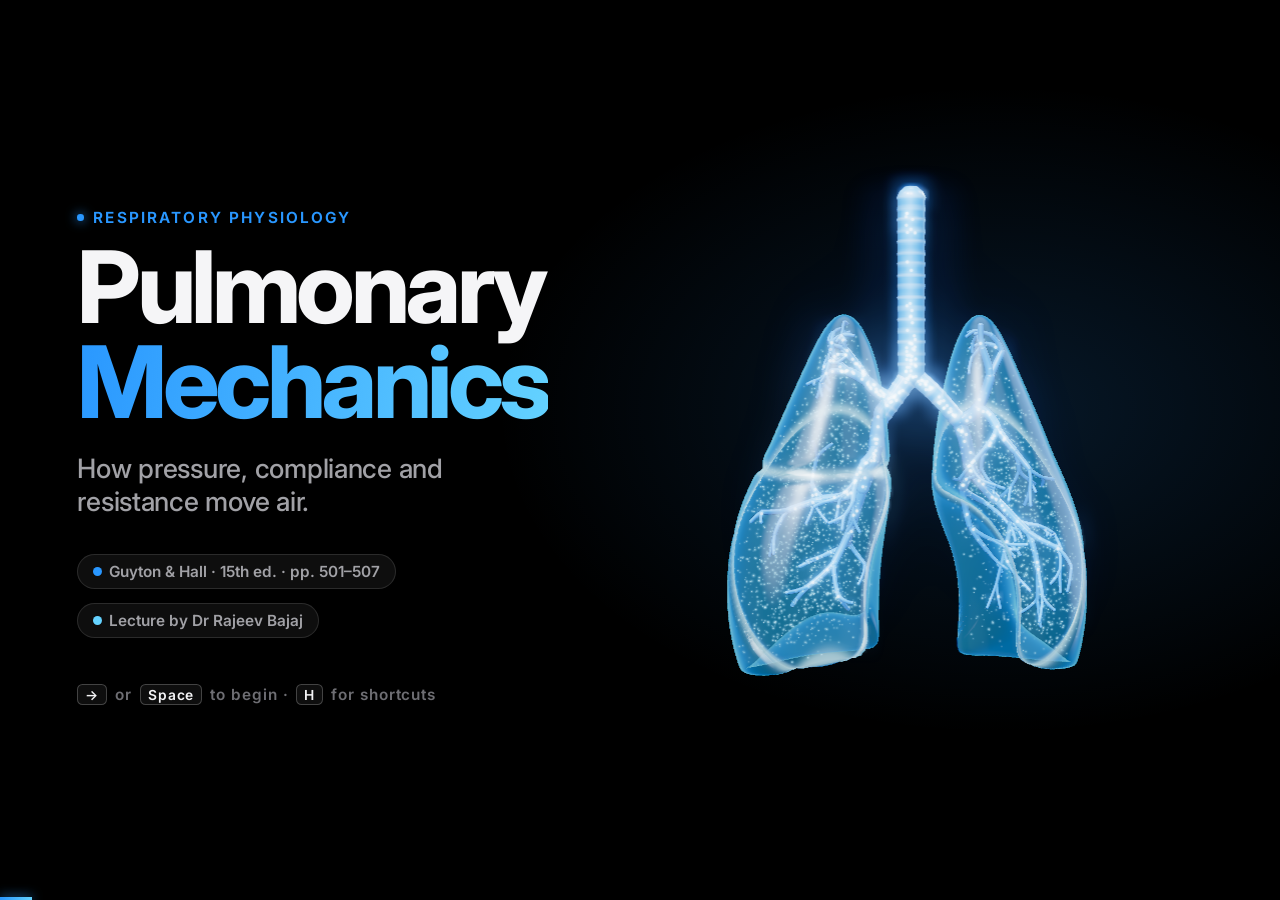
<file: index.html>
<!doctype html>
<html lang="en" data-theme="dark">
<head>
<meta charset="utf-8">
<meta name="viewport" content="width=device-width, initial-scale=1">
<title>Pulmonary Mechanics</title>
<meta name="description" content="An interactive, 3D lecture on pulmonary mechanics — pressures, compliance, surfactant, lung volumes, airway resistance and spirometry (Guyton & Hall, 15th ed., pp. 501–507).">
<link rel="icon" href="data:image/svg+xml,%3Csvg xmlns='http://www.w3.org/2000/svg' viewBox='0 0 64 64'%3E%3Crect width='64' height='64' rx='14' fill='%23000'/%3E%3Cpath d='M32 10v18M32 28c-4 4-10 4-13 12-3 9 0 15 6 15 5 0 7-6 7-12M32 28c4 4 10 4 13 12 3 9 0 15-6 15-5 0-7-6-7-12' fill='none' stroke='%232997ff' stroke-width='4' stroke-linecap='round'/%3E%3C/svg%3E">
<link rel="preconnect" href="https://fonts.googleapis.com">
<link rel="preconnect" href="https://fonts.gstatic.com" crossorigin>
<link href="https://fonts.googleapis.com/css2?family=Inter:wght@300..800&display=swap" rel="stylesheet">
<link rel="stylesheet" href="css/deck.css">
<link rel="stylesheet" href="css/slides.css">
<script type="importmap">
{ "imports": { "three": "./vendor/three/three.module.js", "three/addons/": "./vendor/three/addons/" } }
</script>
<script src="vendor/d3.min.js"></script>
<script src="vendor/qrcode.js"></script>
</head>
<body>
<div id="viewport"><div id="stage">

<!-- 1 ─────────────── TITLE -->
<section class="slide s-title" data-id="title" data-title="Pulmonary Mechanics" data-section="Introduction" data-src="1" style="--glow:var(--blue);--gx:70%;--gy:46%">
  <div class="split wide-left">
    <div class="rise">
      <div class="eyebrow"><span class="dot"></span>Respiratory Physiology</div>
      <h1 class="hero-title">Pulmonary<br><span class="grad">Mechanics</span></h1>
      <p class="subtitle">How pressure, compliance and resistance move air.</p>
      <div class="row title-meta">
        <span class="chip"><i style="--c:var(--blue)"></i>Guyton &amp; Hall · 15th ed. · pp. 501–507</span>
        <span class="chip"><i style="--c:var(--cyan)"></i>Lecture by Dr Rajeev Bajaj</span>
      </div>
      <div class="kbd-hint start-hint"><kbd>→</kbd> or <kbd>Space</kbd> to begin · <kbd>H</kbd> for shortcuts</div>
    </div>
    <div class="visual"><div class="mount" id="hero-mount"></div></div>
  </div>
</section>

<!-- 2 ─────────────── OBJECTIVES -->
<section class="slide s-objectives" data-id="objectives" data-title="Learning objectives" data-section="Introduction" data-src="2,3" style="--glow:var(--cyan);--gx:50%;--gy:60%">
  <div class="stack">
    <div class="rise">
      <div class="eyebrow"><span class="dot"></span>Learning objectives</div>
      <h2 class="title">Six ideas. One breath.</h2>
    </div>
    <div class="obj-grid rise grow">
      <div class="obj card hoverable" data-pop="lo-press" style="--c:var(--pink)"><div class="obj-ico"><svg viewBox="0 0 48 48"><path d="M6 30c6 0 6-12 12-12s6 12 12 12 6-12 12-12"/></svg></div><div class="obj-t">Pressures &amp; the breathing cycle</div><div class="obj-n">Objectives 6 · 7</div></div>
      <div class="obj card hoverable" data-pop="lo-comp" style="--c:var(--purple)"><div class="obj-ico"><svg viewBox="0 0 48 48"><path d="M8 40C16 40 18 8 40 8"/><path d="M8 40h32M8 40V8"/></svg></div><div class="obj-t">Compliance &amp; elastic recoil</div><div class="obj-n">Objectives 8 – 11</div></div>
      <div class="obj card hoverable" data-pop="lo-surf" style="--c:var(--cyan)"><div class="obj-ico"><svg viewBox="0 0 48 48"><circle cx="16" cy="26" r="8"/><circle cx="32" cy="22" r="12"/></svg></div><div class="obj-t">Surface tension &amp; surfactant</div><div class="obj-n">Objectives 12 · 13</div></div>
      <div class="obj card hoverable" data-pop="lo-vol" style="--c:var(--blue)"><div class="obj-ico"><svg viewBox="0 0 48 48"><path d="M4 30q4-6 8 0t8 0 8-18 8 0 8 0"/></svg></div><div class="obj-t">Lung volumes &amp; spirometry</div><div class="obj-n">Objectives 1 – 4</div></div>
      <div class="obj card hoverable" data-pop="lo-res" style="--c:var(--orange)"><div class="obj-ico"><svg viewBox="0 0 48 48"><path d="M4 16h14c6 0 6 8 12 8h14M4 32h14c6 0 6-8 12-8"/></svg></div><div class="obj-t">Airway resistance &amp; work</div><div class="obj-n">Objectives 5 · 14 · 15</div></div>
      <div class="obj card hoverable" data-pop="lo-dis" style="--c:var(--green)"><div class="obj-ico"><svg viewBox="0 0 48 48"><path d="M6 40V20M18 40V10M30 40V26M42 40V16"/></svg></div><div class="obj-t">Obstructive vs restrictive</div><div class="obj-n">Objective 16</div></div>
    </div>
  </div>
</section>

<!-- 3 ─────────────── BOTTOM LINE -->
<section class="slide s-bottom" data-id="bottom-line" data-title="The bottom line" data-section="Introduction" data-src="4" style="--glow:var(--blue);--gx:50%;--gy:62%">
  <div class="stack">
    <div class="rise">
      <div class="eyebrow"><span class="dot"></span>The bottom line</div>
      <h2 class="title">Three questions explain every breath.</h2>
    </div>
    <div class="bl-grid grow">
      <div class="bl card" data-step="1" style="--c:var(--blue)">
        <div class="bl-n">1</div>
        <div class="bl-q">What produces airflow?</div>
        <div class="bl-viz"><svg viewBox="0 0 400 200" class="bl-svg" id="bl1"></svg></div>
        <div class="bl-a">A pressure difference</div>
        <div class="bl-s">P<sub>A</sub> ≠ P<sub>atm</sub></div>
      </div>
      <div class="bl card" data-step="2" style="--c:var(--green)">
        <div class="bl-n">2</div>
        <div class="bl-q">What changes alveolar pressure?</div>
        <div class="bl-viz"><svg viewBox="0 0 400 200" class="bl-svg" id="bl2"></svg></div>
        <div class="bl-a">Lung volume</div>
        <div class="bl-s">Muscles → chest shape → volume</div>
      </div>
      <div class="bl card" data-step="3" style="--c:var(--orange)">
        <div class="bl-n">3</div>
        <div class="bl-q">How fast?</div>
        <div class="bl-viz"><svg viewBox="0 0 400 200" class="bl-svg" id="bl3"></svg></div>
        <div class="bl-a">Flow = ΔP ÷ R</div>
        <div class="bl-s">Pressure gradient vs resistance</div>
      </div>
    </div>
  </div>
</section>

<!-- 4 ─────────────── PRESSURES -->
<section class="slide s-pressures" data-id="pressures" data-title="Four pressures" data-section="Pressures" data-src="5" style="--accent:var(--pink);--glow:var(--blue);--gx:66%;--gy:50%">
  <div class="split narrow-left">
    <div class="rise">
      <div class="eyebrow"><span class="dot"></span>Pressures</div>
      <h2 class="title">Four pressures</h2>
      <ul class="plist mt-m">
        <li data-k="pao" data-pop="p-pao" style="--c:var(--blue)"><i></i><b>P<sub>ao</sub></b><span>Airway opening</span></li>
        <li data-k="ppl" data-pop="p-ppl" style="--c:var(--green)"><i></i><b>P<sub>pl</sub></b><span>Pleural space</span></li>
        <li data-k="pa" data-pop="p-pa" style="--c:var(--pink)"><i></i><b>P<sub>A</sub></b><span>Alveoli</span></li>
        <li data-k="pbs" data-pop="p-pbs" style="--c:var(--purple)"><i></i><b>P<sub>bs</sub></b><span>Body surface</span></li>
      </ul>
    </div>
    <div class="visual"><div class="mount thorax-slot"></div><div class="pin-layer"></div></div>
  </div>
</section>

<!-- 5 ─────────────── AIR MOVEMENT -->
<section class="slide s-airmove" data-id="air-movement" data-title="Air moves down a pressure gradient" data-section="Pressures" data-src="6" style="--accent:var(--blue);--glow:var(--blue);--gx:66%;--gy:50%">
  <div class="split narrow-left">
    <div class="rise">
      <div class="eyebrow"><span class="dot"></span>Air movement</div>
      <h2 class="title sm">Air flows from high to low pressure</h2>
      <div class="rules mt-m">
        <button class="rule" data-r="0" style="--c:var(--red)"><span class="r-eq">P<sub>A</sub> = P<sub>ao</sub></span><span class="r-res">No flow</span></button>
        <button class="rule" data-r="1" style="--c:var(--blue)"><span class="r-eq">P<sub>A</sub> &lt; P<sub>ao</sub></span><span class="r-res">Air in</span><span class="r-sub">Chest expands → P<sub>A</sub> falls</span></button>
        <button class="rule" data-r="2" style="--c:var(--green)"><span class="r-eq">P<sub>A</sub> &gt; P<sub>ao</sub></span><span class="r-res">Air out</span><span class="r-sub">Chest recoils → P<sub>A</sub> rises</span></button>
      </div>
    </div>
    <div class="visual">
      <div class="mount thorax-slot"></div>
      <div class="am-gauge">
        <div class="readout"><div class="k">Alveolar pressure (P<sub>A</sub>)</div><div class="v"><span id="am-pa">0.0</span><small>mm Hg</small></div></div>
        <div class="am-bar"><div class="am-zero"></div><div class="am-fill" id="am-fill"></div></div>
        <div class="am-ends"><span>−1</span><span>0 = P<sub>ao</sub></span><span>+1</span></div>
      </div>
    </div>
  </div>
</section>

<!-- 6 ─────────────── BREATHING CYCLE -->
<section class="slide s-cycle" data-id="breathing-cycle" data-title="One quiet breath" data-section="Pressures" data-src="7,8" style="--accent:var(--cyan);--glow:var(--cyan);--gx:64%;--gy:50%">
  <div class="split narrow-left">
    <div class="rise">
      <div class="eyebrow"><span class="dot"></span>Breathing cycle</div>
      <h2 class="title sm">One quiet breath, 4 seconds</h2>
      <div class="seg mt-m" id="cy-seg">
        <button data-t="0">0 s</button><button data-t="1">1 s</button><button data-t="2">2 s</button><button data-t="3">3 s</button><button data-t="play" class="on">▶ Live</button>
      </div>
      <div class="cy-phase mt-m" id="cy-phase">Resting</div>
      <div class="cy-vals">
        <div class="cy-val" style="--c:var(--pink)"><span>P<sub>A</sub></span><b id="cy-pa">0</b><em>mm Hg</em></div>
        <div class="cy-val" style="--c:var(--green)"><span>P<sub>pl</sub></span><b id="cy-ppl">−2.5</b><em>cm H₂O</em></div>
        <div class="cy-val" style="--c:var(--cyan)"><span>Volume</span><b id="cy-v">FRC</b><em id="cy-vt">V<sub>T</sub> = 0</em></div>
      </div>
      <button class="note-chip" data-pop="note-cycle">ⓘ Values as on lecture slides</button>
    </div>
    <div class="visual"><div class="mount" id="cy-chart"></div></div>
  </div>
</section>

<!-- 7 ─────────────── TRANSMURAL -->
<section class="slide s-trans" data-id="transmural" data-title="Pressure across the airway wall" data-section="Pressures" data-src="8" style="--accent:var(--green);--glow:var(--green);--gx:66%;--gy:50%">
  <div class="split narrow-left">
    <div class="rise">
      <div class="eyebrow"><span class="dot"></span>Transmural pressure</div>
      <h2 class="title sm">What keeps airways open?</h2>
      <div class="formula mt-m" data-pop="transmural">P<sub>TM</sub> = P<sub>airway</sub> − P<sub>pl</sub></div>
      <ul class="points tight">
        <li style="--bar:var(--green)">Positive → airway <b>held open</b></li>
        <li style="--bar:var(--red)">Forced expiration → negative → <b>compressed</b></li>
      </ul>
    </div>
    <div class="visual">
      <div class="seg tm-seg" id="tm-seg">
        <button data-i="0" class="on">A · Pre-inspiration</button><button data-i="1">B · Inspiration</button><button data-i="2">C · End-inspiration</button><button data-i="3">D · Forced expiration</button>
      </div>
      <div class="mount" id="tm-mount"></div>
    </div>
  </div>
</section>

<!-- 8 ─────────────── FOUR FACTORS -->
<section class="slide s-factors" data-id="four-factors" data-title="What influences ventilation?" data-section="Ventilation" data-src="9" style="--glow:var(--purple);--gx:50%;--gy:62%">
  <div class="stack">
    <div class="rise">
      <div class="eyebrow" style="--accent:var(--purple)"><span class="dot"></span>Ventilation</div>
      <h2 class="title">What influences air movement?</h2>
    </div>
    <div class="f-grid rise grow">
      <div class="f card hoverable" data-pop="f-size" style="--c:var(--blue)"><div class="f-n">1</div><div class="f-viz" data-anim="size"></div><div class="f-t">Size</div><div class="f-s">Lung volume</div></div>
      <div class="f card hoverable" data-pop="f-comp" style="--c:var(--green)"><div class="f-n">2</div><div class="f-viz" data-anim="comp"></div><div class="f-t">Compliance</div><div class="f-s">Ease of expanding</div></div>
      <div class="f card hoverable" data-pop="f-elast" style="--c:var(--purple)"><div class="f-n">3</div><div class="f-viz" data-anim="elast"></div><div class="f-t">Elastance</div><div class="f-s">Recoil to rest</div></div>
      <div class="f card hoverable" data-pop="f-res" style="--c:var(--orange)"><div class="f-n">4</div><div class="f-viz" data-anim="res"></div><div class="f-t">Resistance</div><div class="f-s">Ease of airflow</div></div>
    </div>
  </div>
</section>

<!-- 9 ─────────────── SIZE / BOYLE -->
<section class="slide s-boyle" data-id="size-boyle" data-title="Size: Boyle's law" data-section="Ventilation" data-src="10" style="--accent:var(--blue);--glow:var(--blue);--gx:68%;--gy:50%">
  <div class="split">
    <div class="rise">
      <div class="eyebrow"><span class="dot"></span>1 · Size</div>
      <h2 class="title sm">Volume sets pressure</h2>
      <ul class="points tight">
        <li>Lung volume: <b>sex, race, height</b></li>
        <li>Boyle: <b>P₁V₁ = P₂V₂</b> <span class="c-dim3">(T constant)</span><button class="more" data-pop="boyle"></button></li>
        <li>P and V vary <b>inversely</b></li>
      </ul>
      <div class="formula mt-m darcy" data-pop="darcy">Flow =&nbsp;<span class="frac"><span>P<sub>A</sub> − P<sub>atm</sub></span><span>R</span></span></div>
    </div>
    <div class="visual">
      <div class="mount" id="boyle-mount"></div>
      <div class="boyle-hud">
        <div class="readout"><div class="k">Volume</div><div class="v"><span id="by-v">1.00</span><small>V</small></div></div>
        <div class="readout"><div class="k">Pressure</div><div class="v c-pink"><span id="by-p">1.00</span><small>P</small></div></div>
        <div class="readout"><div class="k">P × V</div><div class="v c-green"><span id="by-pv">1.00</span></div></div>
      </div>
      <div class="boyle-slider slider"><label>Drag the piston or the slider<output id="by-out"></output></label><input type="range" id="by-range" min="35" max="100" value="100" style="--c:var(--blue)"></div>
    </div>
  </div>
</section>

<!-- 10 ─────────────── COMPLIANCE & ELASTANCE -->
<section class="slide s-ce" data-id="compliance-elastance" data-title="Compliance & elastance" data-section="Ventilation" data-src="11" style="--accent:var(--green);--glow:var(--green);--gx:68%;--gy:52%">
  <div class="split">
    <div class="rise">
      <div class="eyebrow"><span class="dot"></span>2 &amp; 3 · Compliance &amp; Elastance</div>
      <h2 class="title sm">Stretch vs recoil</h2>
      <ul class="points tight">
        <li>Lungs are elastic → <b class="c-red">recoil</b></li>
        <li>Compliance = <b>ΔV ÷ ΔP</b></li>
        <li>Compliance ∝ <b>1 ÷ elastance</b><button class="more" data-pop="elastic-q"></button></li>
      </ul>
      <div class="slider mt-m" style="--c:var(--purple)"><label>Elastance<output id="ce-out">Normal</output></label><input type="range" id="ce-range" min="0" max="100" value="40" style="--c:var(--purple)"></div>
    </div>
    <div class="visual"><div class="mount" id="ce-mount"></div></div>
  </div>
</section>

<!-- 11 ─────────────── ELASTIC RECOIL / LAPLACE -->
<section class="slide s-recoil" data-id="recoil" data-title="Two sources of elastic recoil" data-section="Elastic recoil" data-src="12" style="--accent:var(--pink);--glow:var(--pink);--gx:70%;--gy:50%">
  <div class="split">
    <div class="rise">
      <div class="eyebrow"><span class="dot"></span>Elastic recoil</div>
      <h2 class="title sm">Two forces pull the lung inward</h2>
      <div class="src-cards mt-m">
        <div class="card src" data-pop="elastin" style="--c:var(--green)"><div class="src-t">Elastic fibres</div><div class="src-s">Elastin &amp; collagen</div></div>
        <div class="card src" data-pop="surface-tension" style="--c:var(--blue)"><div class="src-t">Surface tension</div><div class="src-s">Alveolar lining fluid</div></div>
      </div>
      <div class="formula mt-m" data-pop="laplace">Laplace&nbsp;&nbsp;P =&nbsp;<span class="frac"><span>2T</span><span>r</span></span></div>
    </div>
    <div class="visual">
      <div class="mount" id="lap-mount"></div>
      <div class="lap-ctl slider"><label>Radius<output id="lap-out"></output></label><input type="range" id="lap-range" min="30" max="100" value="70" style="--c:var(--blue)"></div>
    </div>
  </div>
</section>

<!-- 12 ─────────────── SURFACTANT SOURCE -->
<section class="slide s-surf" data-id="surfactant-source" data-title="Pulmonary surfactant" data-section="Surfactant" data-src="13" style="--accent:var(--cyan);--glow:var(--cyan);--gx:68%;--gy:50%">
  <div class="split">
    <div class="rise">
      <div class="eyebrow"><span class="dot"></span>Pulmonary surfactant</div>
      <h2 class="title sm"><span class="c-blue">Surf</span>ace-<span class="c-green">act</span>ive age<span class="c-blue">nt</span></h2>
      <ul class="points tight">
        <li><b>↓ Surface tension</b> of alveolar fluid</li>
        <li><b>Type II pneumocytes</b> → lamellar bodies</li>
        <li>Spreads as a <b>monolayer</b></li>
        <li>From <b>week 25</b> · needs <b class="c-red">glucocorticoids</b><button class="more note" data-pop="note-25"></button></li>
      </ul>
    </div>
    <div class="visual">
      <div class="mount" id="surf-mount"></div>
      <div class="gest" id="gest"></div>
    </div>
  </div>
</section>

<!-- 13 ─────────────── SURFACTANT COMPOSITION -->
<section class="slide s-comp" data-id="surfactant-composition" data-title="Composition & turnover" data-section="Surfactant" data-src="14" style="--accent:var(--cyan);--glow:var(--cyan);--gx:50%;--gy:55%">
  <div class="stack">
    <div class="rise">
      <div class="eyebrow"><span class="dot"></span>Pulmonary surfactant</div>
      <h2 class="title sm">Composition &amp; turnover</h2>
    </div>
    <div class="comp-grid grow">
      <div class="comp-col"><div class="mount" id="donut"></div><button class="note-chip abs-b" data-pop="note-comp">ⓘ Lecture values</button></div>
      <div class="comp-col"><div class="mount" id="mono"></div><div class="comp-cap" data-pop="monolayer">Why a monolayer?<button class="more"></button></div></div>
      <div class="comp-col"><div class="mount" id="turn"></div><button class="note-chip abs-b" data-pop="note-turn">ⓘ Lecture value</button></div>
    </div>
  </div>
</section>

<!-- 14 ─────────────── SURFACTANT FUNCTION -->
<section class="slide s-func" data-id="surfactant-function" data-title="Why surfactant matters" data-section="Surfactant" data-src="15" style="--accent:var(--cyan);--glow:var(--cyan);--gx:68%;--gy:50%">
  <div class="split">
    <div class="rise">
      <div class="eyebrow"><span class="dot"></span>Pulmonary surfactant</div>
      <h2 class="title sm">Keeps small alveoli open</h2>
      <ul class="points tight">
        <li>More concentrated in <b>small alveoli</b></li>
        <li>Prevents <b>collapse</b> → stable alveoli</li>
        <li>↓ Recoil → <b>easier breathing</b></li>
        <li style="--bar:var(--red)">Deficient → <b class="c-red">atelectasis</b><button class="more" data-pop="atelectasis"></button></li>
      </ul>
    </div>
    <div class="visual">
      <div class="mount" id="bub-mount"></div>
      <div class="bub-ctl">
        <div class="seg" id="bub-seg"><button data-s="0" data-c style="--c:var(--red)">No surfactant</button><button data-s="1" data-c style="--c:var(--green)" class="on">Surfactant</button></div>
        <button class="btn" id="bub-play"><svg viewBox="0 0 24 24"><path d="M7 4l13 8-13 8z" fill="currentColor"/></svg>Connect</button>
        <button class="btn ghost" id="bub-reset">Reset</button>
      </div>
      <div class="bub-read">
        <div class="readout"><div class="k">Small alveolus</div><div class="v"><span id="bub-p1">—</span><small>P</small></div></div>
        <div class="readout"><div class="k">Large alveolus</div><div class="v"><span id="bub-p2">—</span><small>P</small></div></div>
      </div>
      <div class="bub-status" id="bub-status"></div>
    </div>
  </div>
</section>

<!-- 15 ─────────────── LUNG COMPLIANCE -->
<section class="slide s-lc" data-id="lung-compliance" data-title="Compliance of the lungs" data-section="Compliance" data-src="16" style="--accent:var(--blue);--glow:var(--blue);--gx:68%;--gy:50%">
  <div class="split">
    <div class="rise">
      <div class="eyebrow"><span class="dot"></span>Compliance · lungs alone</div>
      <h2 class="title sm">Compliance is a slope</h2>
      <ul class="points tight">
        <li>Steep near rest → <b class="c-green">high compliance</b></li>
        <li><b>≈ 200 mL / cm H₂O</b> <span class="c-dim3">(both lungs)</span></li>
        <li>Flat at high volume → <b class="c-orange">stiff</b></li>
      </ul>
      <div class="lc-meter mt-m"><div class="k">Compliance at the cursor</div><div class="lc-bar"><div id="lc-fill"></div></div><div class="lc-lbl" id="lc-lbl">High</div></div>
    </div>
    <div class="visual"><div class="mount" id="lc-chart"></div></div>
  </div>
</section>

<!-- 16 ─────────────── CHEST WALL COMPLIANCE -->
<section class="slide s-cw" data-id="chest-compliance" data-title="Compliance of the chest wall" data-section="Compliance" data-src="17" style="--accent:var(--purple);--glow:var(--purple);--gx:68%;--gy:50%">
  <div class="split">
    <div class="rise">
      <div class="eyebrow"><span class="dot"></span>Compliance · chest wall alone</div>
      <h2 class="title sm">The chest wall wants to spring out</h2>
      <ul class="points tight">
        <li style="--bar:var(--blue)">Holds volume at <b>zero pressure</b></li>
        <li style="--bar:var(--red)"><b>Hard to compress</b> (negative P)</li>
        <li style="--bar:var(--green)"><b>Easier to expand</b></li>
      </ul>
    </div>
    <div class="visual"><div class="mount" id="cw-chart"></div></div>
  </div>
</section>

<!-- 17 ─────────────── LUNG + CHEST WALL -->
<section class="slide s-sys" data-id="combined-frc" data-title="Lungs + chest wall set FRC" data-section="Compliance" data-src="18" style="--accent:var(--green);--glow:var(--green);--gx:66%;--gy:50%">
  <div class="split narrow-left">
    <div class="rise">
      <div class="eyebrow"><span class="dot"></span>Compliance · whole system</div>
      <h2 class="title sm">A tug-of-war sets FRC</h2>
      <ul class="points tight">
        <li style="--bar:var(--blue)">Lung recoils <b>in</b></li>
        <li style="--bar:var(--purple)">Chest wall springs <b>out</b></li>
        <li style="--bar:var(--green)">Balance = <b class="c-green">FRC</b></li>
      </ul>
      <div class="sys-arrows mt-m" id="sys-arrows"></div>
      <div class="slider" style="--c:var(--green)"><label>Lung volume<output id="sys-out"></output></label><input type="range" id="sys-range" min="150" max="595" value="310" style="--c:var(--green)"></div>
    </div>
    <div class="visual"><div class="mount" id="sys-chart"></div></div>
  </div>
</section>

<!-- 18 ─────────────── PLEURAL PRESSURE & PNEUMOTHORAX -->
<section class="slide s-ptx" data-id="pneumothorax" data-title="Negative pleural pressure & pneumothorax" data-section="Compliance" data-src="18,43" style="--accent:var(--green);--glow:var(--blue);--gx:66%;--gy:50%">
  <div class="split narrow-left">
    <div class="rise">
      <div class="eyebrow"><span class="dot"></span>Intrapleural pressure</div>
      <h2 class="title sm">Why pleural pressure is negative</h2>
      <ul class="points tight">
        <li>Opposite pulls on a <b>sealed</b> space</li>
        <li>→ Sub-atmospheric P<sub>pl</sub> at FRC<button class="more" data-pop="ppl-neg"></button></li>
        <li style="--bar:var(--red)">Air enters → <b class="c-red">lung collapses</b>, chest springs out</li>
      </ul>
      <div class="seg mt-m" id="ptx-seg"><button data-p="0" class="on">Intact pleura</button><button data-p="1" data-c style="--c:var(--red)">Pneumothorax</button></div>
    </div>
    <div class="visual"><div class="mount thorax-slot"></div><div class="pin-layer"></div></div>
  </div>
</section>

<!-- 19 ─────────────── FRC IN DISEASE -->
<section class="slide s-frcd" data-id="frc-disease" data-title="FRC in disease" data-section="Compliance" data-src="19" style="--accent:var(--orange);--glow:var(--orange);--gx:60%;--gy:58%">
  <div class="stack">
    <div class="rise">
      <div class="eyebrow"><span class="dot"></span>FRC in disease</div>
      <h2 class="title sm">Change one recoil, FRC moves</h2>
    </div>
    <div class="frcd-wrap grow">
      <div class="frcd-ctl">
        <div class="seg" id="frcd-seg" style="flex-direction:column;border-radius:calc(var(--px)*30)"><button data-m="0" class="on">Normal</button><button data-m="1" data-c style="--c:var(--blue)">↓ Lung compliance</button><button data-m="2" data-c style="--c:var(--purple)">↓ Chest compliance</button></div>
        <div class="readout mt-m"><div class="k">Functional residual capacity</div><div class="v" id="frcd-v">Normal</div></div>
      </div>
      <div class="mount" id="frcd-chart"></div>
    </div>
  </div>
</section>

<!-- 20 ─────────────── THINK -->
<section class="slide s-think" data-id="think" data-title="Think it through" data-section="Compliance" data-src="20" style="--accent:var(--yellow);--glow:var(--yellow);--gx:50%;--gy:60%">
  <div class="stack">
    <div class="rise">
      <div class="eyebrow"><span class="dot"></span>Think it through</div>
      <h2 class="title sm">Tap a question to reveal</h2>
    </div>
    <div class="flip-grid three grow rise">
      <button class="flip" style="--c:var(--blue)"><div class="flip-in"><div class="ff"><span class="fq">Q1</span>Why is quiet inspiration <b>active</b> but expiration <b>passive</b>?</div><div class="fb">Muscles work against recoil to rise above FRC. Relax — <b>recoil returns the system to FRC</b>.</div></div></button>
      <button class="flip" style="--c:var(--green)"><div class="flip-in"><div class="ff"><span class="fq">Q2</span>How do you keep the lungs <b>full</b> for a few seconds?</div><div class="fb">Keep inspiratory muscles <b>contracted</b> — or <b>close the glottis</b>. Near TLC everything recoils inward.</div></div></button>
      <button class="flip" style="--c:var(--purple)"><div class="flip-in"><div class="ff"><span class="fq">Q3</span>Do lung and chest-wall recoil <b>always</b> oppose?</div><div class="fb"><b>No.</b> Above the chest wall's resting volume, <b>both recoil inward</b>.</div></div></button>
    </div>
  </div>
</section>

<!-- 21 ─────────────── STATIC VS DYNAMIC -->
<section class="slide s-sd" data-id="static-dynamic" data-title="Static vs dynamic mechanics" data-section="Lung mechanics" data-src="21" style="--glow:var(--blue);--gx:50%;--gy:60%">
  <div class="stack">
    <div class="rise">
      <div class="eyebrow"><span class="dot"></span>Lung mechanics</div>
      <h2 class="title">Static vs dynamic</h2>
    </div>
    <div class="sd-grid grow rise">
      <div class="sd card" style="--c:var(--cyan)">
        <div class="sd-viz" id="sd-static"></div>
        <div class="sd-k">Static</div>
        <div class="sd-d">No airflow · time given</div>
        <div class="sd-row"><span>Measures</span><b>Lung volumes</b></div>
        <div class="sd-row"><span>Tells us</span><b class="c-green">Compliance</b></div>
      </div>
      <div class="sd card" style="--c:var(--orange)">
        <div class="sd-viz" id="sd-dynamic"></div>
        <div class="sd-k">Dynamic</div>
        <div class="sd-d">Airflow · forced effort</div>
        <div class="sd-row"><span>Measures</span><b>Rate of airflow</b></div>
        <div class="sd-row"><span>Tells us</span><b class="c-green">Resistance</b></div>
      </div>
    </div>
  </div>
</section>

<!-- 22 ─────────────── SPIROMETER -->
<section class="slide s-spiro" data-id="spirometer" data-title="Volume spirometry" data-section="Lung volumes" data-src="22" style="--accent:var(--blue);--glow:var(--blue);--gx:66%;--gy:46%">
  <div class="split narrow-left">
    <div class="rise">
      <div class="eyebrow"><span class="dot"></span>Volume spirometry</div>
      <h2 class="title sm">A bell that weighs your breath</h2>
      <ul class="points tight">
        <li>Breathe into a <b>bell over water</b></li>
        <li style="--bar:var(--orange)">Exhale → bell <b>up</b> → pen <b>down</b><button class="more" data-pop="spiro-pen"></button></li>
        <li>Trace = <b>volume vs time</b></li>
      </ul>
      <div class="row mt-m">
        <div class="seg" id="sp-seg"><button data-q="tidal">Tidal</button><button data-q="full" class="on">Full</button></div>
        <button class="btn" id="sp-play">Replay</button>
      </div>
    </div>
    <div class="visual"><div class="mount" id="sp-mount"></div><div class="pin-layer"></div><div class="sp-trace" id="sp-trace"></div></div>
  </div>
</section>

<!-- 23 ─────────────── VOLUMES & CAPACITIES -->
<section class="slide s-vol" data-id="volumes" data-title="Lung volumes & capacities" data-section="Lung volumes" data-src="23,24,25" style="--accent:var(--blue);--glow:var(--blue);--gx:45%;--gy:50%">
  <div class="vol-wrap">
    <div class="vol-head rise">
      <div class="eyebrow"><span class="dot"></span>Spirogram</div>
      <h2 class="title sm">4 volumes · 4 capacities</h2>
    </div>
    <div class="vol-chart"><div class="mount" id="vol-chart"></div></div>
    <div class="vol-legend rise" id="vol-legend"></div>
  </div>
</section>

<!-- 24 ─────────────── NOT MEASURABLE -->
<section class="slide s-nm" data-id="not-measurable" data-title="What spirometry can't measure" data-section="Lung volumes" data-src="26" style="--accent:var(--orange);--glow:var(--orange);--gx:66%;--gy:60%">
  <div class="split narrow-left">
    <div class="rise">
      <div class="eyebrow"><span class="dot"></span>Spirometry's blind spot</div>
      <h2 class="title sm">Air you can never breathe out</h2>
      <ul class="points tight">
        <li style="--bar:var(--orange)"><b>RV</b> — after maximal exhalation</li>
        <li style="--bar:var(--green)"><b>FRC</b> — after normal exhalation</li>
        <li style="--bar:var(--purple)"><b>TLC</b> — after maximal inhalation</li>
      </ul>
      <div class="formula mt-m" data-pop="measure-rv">All contain RV<button class="more"></button></div>
    </div>
    <div class="visual"><div class="mount" id="nm-chart"></div></div>
  </div>
</section>

<!-- 25 ─────────────── VOLUME LINKS -->
<section class="slide s-links" data-id="volume-links" data-title="Lung volume changes everything" data-section="Lung volumes" data-src="27" style="--accent:var(--purple);--glow:var(--purple);--gx:50%;--gy:60%">
  <div class="stack">
    <div class="rise">
      <div class="eyebrow"><span class="dot"></span>Lung volumes</div>
      <h2 class="title sm">One volume, two consequences</h2>
    </div>
    <div class="links-grid grow">
      <div class="links-col"><div class="links-t">Compliance</div><div class="mount" id="lk-a"></div></div>
      <div class="links-col"><div class="links-t">Airway resistance</div><div class="mount" id="lk-b"></div></div>
    </div>
    <div class="slider links-slider" style="--c:var(--purple)"><label>Lung volume<output id="lk-out"></output></label><input type="range" id="lk-range" min="0" max="100" value="35" style="--c:var(--purple)"></div>
  </div>
</section>

<!-- 26 ─────────────── POISEUILLE -->
<section class="slide s-pois" data-id="poiseuille" data-title="Airflow resistance: Poiseuille" data-section="Resistance" data-src="28" style="--accent:var(--orange);--glow:var(--orange);--gx:66%;--gy:46%">
  <div class="split narrow-left">
    <div class="rise">
      <div class="eyebrow"><span class="dot"></span>4 · Airflow resistance</div>
      <h2 class="title sm">Radius rules</h2>
      <div class="formula mt-s" data-pop="poiseuille">R =&nbsp;<span class="frac"><span>8 L η</span><span>π r⁴</span></span></div>
      <ul class="points tight">
        <li style="--bar:var(--orange)">Narrow → <b>↑↑ R</b> (1/r⁴)</li>
        <li style="--bar:var(--purple)">Longer → <b>↑ R</b></li>
        <li style="--bar:var(--cyan)">More viscous → <b>↑ R</b></li>
      </ul>
    </div>
    <div class="visual">
      <div class="mount" id="pois-mount"></div>
      <div class="pois-ctl">
        <div class="slider" style="--c:var(--orange)"><label>Radius r<output id="po-r">1.00</output></label><input type="range" id="po-rr" min="40" max="100" value="100" style="--c:var(--orange)"></div>
        <div class="slider" style="--c:var(--purple)"><label>Length L<output id="po-l">1.00</output></label><input type="range" id="po-ll" min="50" max="150" value="100" style="--c:var(--purple)"></div>
        <div class="slider" style="--c:var(--cyan)"><label>Viscosity η<output id="po-e">1.00</output></label><input type="range" id="po-ee" min="100" max="300" value="100" style="--c:var(--cyan)"></div>
      </div>
      <div class="pois-read">
        <div class="readout"><div class="k">Resistance</div><div class="v c-orange">×<span id="po-R">1.0</span></div></div>
        <div class="readout"><div class="k">Flow</div><div class="v c-blue">×<span id="po-F">1.00</span></div></div>
      </div>
    </div>
  </div>
</section>

<!-- 27 ─────────────── BRONCHOMOTOR -->
<section class="slide s-bm" data-id="bronchomotor" data-title="What changes airway resistance?" data-section="Resistance" data-src="29" style="--glow:var(--orange);--gx:50%;--gy:55%">
  <div class="stack">
    <div class="rise">
      <div class="eyebrow" style="--accent:var(--orange)"><span class="dot"></span>Airway calibre</div>
      <h2 class="title sm">What changes airway resistance?</h2>
    </div>
    <div class="bm-grid grow">
      <div class="bm-col" style="--c:var(--red)">
        <div class="bm-h">Constriction</div>
        <button class="bm-chip" data-t="1">Parasympathetic · M3</button>
        <button class="bm-chip" data-t="0.9">Histamine</button>
        <button class="bm-chip" data-t="0.8">Acetylcholine</button>
        <button class="bm-chip" data-t="0.85">Leukotrienes</button>
        <button class="bm-chip" data-t="0.6">Serotonin</button>
        <button class="bm-chip" data-t="0.45">α-adrenergic agonists</button>
      </div>
      <div class="bm-center"><div class="mount" id="bm-mount"></div><div class="bm-read"><div class="readout"><div class="k">Radius</div><div class="v"><span id="bm-r">×1.00</span></div></div><div class="readout"><div class="k">Resistance</div><div class="v c-orange"><span id="bm-R">×1.0</span></div></div></div></div>
      <div class="bm-col" style="--c:var(--green)">
        <div class="bm-h">Dilation</div>
        <button class="bm-chip" data-t="-1">Sympathetic · β₂</button>
        <button class="bm-chip" data-t="-0.6">↓ O₂ in small airways</button>
        <button class="bm-chip" data-t="-0.6">↑ CO₂ in small airways</button>
        <button class="bm-chip" data-t="-0.7">Nitric oxide</button>
        <button class="bm-chip reset" data-t="0">Baseline</button>
        <button class="note-chip" data-pop="note-o2">ⓘ Literature note</button>
      </div>
    </div>
  </div>
</section>

<!-- 28 ─────────────── TRACTION -->
<section class="slide s-trac" data-id="traction" data-title="Lung volume & airway resistance" data-section="Resistance" data-src="30,31" style="--accent:var(--yellow);--glow:var(--yellow);--gx:60%;--gy:50%">
  <div class="split narrow-left">
    <div class="rise">
      <div class="eyebrow"><span class="dot"></span>Radial traction</div>
      <h2 class="title sm">Bigger lungs, wider airways</h2>
      <ul class="points tight">
        <li>↑ Volume → elastin <b>pulls airways open</b></li>
        <li style="--bar:var(--red)">↓ Recoil (emphysema) → <b class="c-red">↑ resistance</b><button class="more" data-pop="two-recoil"></button></li>
      </ul>
      <div class="seg mt-m" id="tr-seg"><button data-k="1" class="on">Normal</button><button data-k="0.25" data-c style="--c:var(--red)">Emphysema</button></div>
      <div class="slider mt-s" style="--c:var(--yellow)"><label>Lung volume<output id="tr-out"></output></label><input type="range" id="tr-range" min="0" max="100" value="45" style="--c:var(--yellow)"></div>
    </div>
    <div class="visual trac-vis">
      <div class="trac-3d"><div class="mount" id="tr-mount"></div></div>
      <div class="trac-chart"><div class="mount" id="tr-chart"></div></div>
    </div>
  </div>
</section>

<!-- 29 ─────────────── TURBULENCE -->
<section class="slide s-turb" data-id="turbulence" data-title="Turbulence & density" data-section="Resistance" data-src="32" style="--accent:var(--cyan);--glow:var(--cyan);--gx:66%;--gy:48%">
  <div class="split narrow-left">
    <div class="rise">
      <div class="eyebrow"><span class="dot"></span>Turbulence &amp; density</div>
      <h2 class="title sm">Chaos costs pressure</h2>
      <ul class="points tight">
        <li style="--bar:var(--red)">Turbulence → <b>↑ resistance</b></li>
        <li>Large airways: <b>turbulent / mixed</b></li>
        <li>Small bronchioles: <b>laminar</b></li>
        <li style="--bar:var(--green)">Less dense gas → <b>↓ resistance</b><button class="more" data-pop="heliox"></button></li>
      </ul>
    </div>
    <div class="visual">
      <div class="mount" id="tb-mount"></div>
      <div class="tb-ctl">
        <div class="seg" id="tb-reg"><button data-r="laminar">Laminar</button><button data-r="transitional">Transitional</button><button data-r="turbulent" class="on">Turbulent</button></div>
        <div class="seg" id="tb-gas"><button data-g="air" class="on">N₂ + O₂</button><button data-g="heliox" data-c style="--c:var(--green)">He + O₂</button></div>
      </div>
      <div class="tb-read readout"><div class="k">Relative resistance · illustrative</div><div class="v c-orange">×<span id="tb-R">2.5</span></div></div>
    </div>
  </div>
</section>

<!-- 30 ─────────────── HYSTERESIS -->
<section class="slide s-hyst" data-id="hysteresis" data-title="Hysteresis" data-section="Dynamic mechanics" data-src="33,34" style="--accent:var(--pink);--glow:var(--pink);--gx:66%;--gy:50%">
  <div class="split narrow-left">
    <div class="rise">
      <div class="eyebrow"><span class="dot"></span>Pressure–volume loop</div>
      <h2 class="title sm">Hysteresis</h2>
      <ul class="points tight">
        <li>Inflation ≠ deflation path</li>
        <li>Same pressure → <b>more volume on expiration</b></li>
        <li style="--bar:var(--orange)">Loop = extra force vs <b>airway resistance</b></li>
      </ul>
      <div class="seg mt-m" id="hy-seg"><button data-m="static">Static</button><button data-m="dynamic" class="on">Dynamic</button></div>
    </div>
    <div class="visual"><div class="mount" id="hy-chart"></div></div>
  </div>
</section>

<!-- 31 ─────────────── WORK OF BREATHING -->
<section class="slide s-work" data-id="work" data-title="Work of breathing" data-section="Dynamic mechanics" data-src="35,36" style="--accent:var(--red);--glow:var(--red);--gx:66%;--gy:50%">
  <div class="split narrow-left">
    <div class="rise">
      <div class="eyebrow"><span class="dot"></span>Work of breathing</div>
      <h2 class="title sm">Work = area</h2>
      <ul class="points tight">
        <li style="--bar:var(--purple)"><b>Compliance work</b> — elastic</li>
        <li style="--bar:var(--orange)"><b>Resistance work</b> — airflow</li>
        <li style="--bar:var(--red)">↑ with <b>↓ compliance</b> or <b>↑ resistance</b></li>
      </ul>
      <div class="seg mt-m" id="wk-seg" style="flex-direction:column;border-radius:calc(var(--px)*30)"><button data-m="0" class="on">Normal</button><button data-m="1" data-c style="--c:var(--purple)">↓ Compliance</button><button data-m="2" data-c style="--c:var(--orange)">↑ Resistance</button></div>
      <div class="readout mt-m"><div class="k">Total work</div><div class="v c-red">×<span id="wk-v">1.00</span></div></div>
    </div>
    <div class="visual"><div class="mount" id="wk-chart"></div></div>
  </div>
</section>

<!-- 32 ─────────────── FLOW-VOLUME LOOP -->
<section class="slide s-fv" data-id="flow-volume" data-title="Flow–volume loop" data-section="Dynamic spirometry" data-src="37,38" style="--accent:var(--blue);--glow:var(--blue);--gx:62%;--gy:50%">
  <div class="split narrow-left">
    <div class="rise">
      <div class="eyebrow"><span class="dot"></span>Dynamic spirometry</div>
      <h2 class="title sm">The flow–volume loop</h2>
      <ol class="fv-steps mt-m" id="fv-steps">
        <li data-i="0"><span>1</span>Inhale fully <em>→ TLC</em></li>
        <li data-i="1"><span>2</span>Blast out, all the way <em>→ RV</em></li>
        <li data-i="2"><span>3</span>Inhale hard <em>→ TLC</em></li>
      </ol>
      <div class="fv-tags" id="fv-tags">
        <button class="fv-tag" data-pop="pefr" style="--c:var(--blue)">PEFR</button>
        <button class="fv-tag" data-pop="fvc" style="--c:var(--green)">FVC</button>
        <button class="fv-tag" data-pop="fev1" style="--c:var(--cyan)">FEV₁</button>
        <button class="fv-tag" data-pop="ratio" style="--c:var(--yellow)">FEV₁/FVC</button>
        <button class="fv-tag" data-pop="fef" style="--c:var(--pink)">FEF<sub>25–75%</sub></button>
      </div>
      <button class="btn mt-m" id="fv-play">Replay manoeuvre</button>
    </div>
    <div class="visual fv-vis"><div class="mount" id="fv-chart"></div><div class="fv-inset"><div class="mount" id="fv-inset"></div></div></div>
  </div>
</section>

<!-- 33 ─────────────── EFFORT -->
<section class="slide s-eff" data-id="effort" data-title="Effort-dependent vs independent" data-section="Dynamic spirometry" data-src="39,8" style="--accent:var(--orange);--glow:var(--orange);--gx:64%;--gy:50%">
  <div class="split narrow-left">
    <div class="rise">
      <div class="eyebrow"><span class="dot"></span>Effort</div>
      <h2 class="title sm">Push harder — up to a point</h2>
      <ul class="points tight">
        <li style="--bar:var(--blue)"><b>PEFR</b> — effort-dependent</li>
        <li style="--bar:var(--pink)"><b>Late flow, FEF<sub>25–75%</sub></b> — effort-independent</li>
        <li style="--bar:var(--red)">Why? <b>Dynamic airway compression</b><button class="more" data-pop="dyn-comp"></button></li>
      </ul>
      <div class="slider mt-m" style="--c:var(--orange)"><label>Expiratory effort<output id="ef-out">Maximal</output></label><input type="range" id="ef-range" min="25" max="100" value="100" style="--c:var(--orange)"></div>
    </div>
    <div class="visual"><div class="mount" id="ef-chart"></div></div>
  </div>
</section>

<!-- 34 ─────────────── OBSTRUCTIVE VS RESTRICTIVE -->
<section class="slide s-or" data-id="obstructive-restrictive" data-title="Obstructive vs restrictive" data-section="Disease" data-src="40" style="--glow:var(--orange);--gx:62%;--gy:50%">
  <div class="split narrow-left">
    <div class="rise">
      <div class="eyebrow" style="--accent:var(--orange)"><span class="dot"></span>Spirometry in disease</div>
      <h2 class="title sm">Two patterns</h2>
      <div class="or-cards mt-s">
        <button class="or-card" data-m="obs" style="--c:var(--orange)"><div class="or-t">Obstructive</div><div class="or-l">↑ Resistance · ↓ flow</div><div class="or-l">↓ FEV₁/FVC · ↓ FEF<sub>25–75</sub></div><div class="or-e">Asthma · COPD</div></button>
        <button class="or-card" data-m="res" style="--c:var(--purple)"><div class="or-t">Restrictive</div><div class="or-l">↓ Compliance · ↓ volumes</div><div class="or-l">Normal flow · ↓ FVC</div><div class="or-e">Fibrosis · IRDS</div></button>
      </div>
    </div>
    <div class="visual or-vis">
      <div class="seg or-seg" id="or-seg"><button data-m="norm" class="on" data-c style="--c:var(--green)">Normal</button><button data-m="obs" data-c style="--c:var(--orange)">Obstructive</button><button data-m="res" data-c style="--c:var(--purple)">Restrictive</button></div>
      <div class="or-charts"><div class="or-a"><div class="mount" id="or-vt"></div></div><div class="or-b"><div class="mount" id="or-fv"></div></div></div>
      <div class="or-read" id="or-read"></div>
    </div>
  </div>
</section>

<!-- 35 ─────────────── FIBROSIS -->
<section class="slide s-fib" data-id="fibrosis" data-title="Decreased compliance: fibrosis" data-section="Disease" data-src="41" style="--accent:var(--purple);--glow:var(--purple);--gx:72%;--gy:46%">
  <div class="split">
    <div class="rise">
      <div class="eyebrow"><span class="dot"></span>↓ Compliance</div>
      <h2 class="title sm">Stiff lungs</h2>
      <p class="subtitle sm-sub">Fibrosis · oedema · ↓ surfactant</p>
      <div class="vt-rows mt-m">
        <div class="vt-row" data-pop="fib-tlc"><span class="vt-k">TLC</span><span class="vt-v c-purple">small ↓</span></div>
        <div class="vt-row" data-pop="fib-frc"><span class="vt-k">FRC</span><span class="vt-v c-purple big">large ↓</span></div>
        <div class="vt-row" data-pop="fib-rv"><span class="vt-k">RV</span><span class="vt-v">unaffected</span></div>
      </div>
    </div>
    <div class="visual dz-vis"><div class="dz-3d"><div class="mount dz-slot"></div></div><div class="dz-bars" id="fib-bars"></div></div>
  </div>
</section>

<!-- 36 ─────────────── EMPHYSEMA -->
<section class="slide s-emph" data-id="emphysema" data-title="Increased compliance: emphysema" data-section="Disease" data-src="42" style="--accent:var(--orange);--glow:var(--orange);--gx:72%;--gy:46%">
  <div class="split">
    <div class="rise">
      <div class="eyebrow"><span class="dot"></span>↑ Compliance</div>
      <h2 class="title sm">Floppy lungs</h2>
      <p class="subtitle sm-sub">Severe emphysema · loss of elastic tissue</p>
      <div class="vt-rows mt-m">
        <div class="vt-row" data-pop="emp-tlc"><span class="vt-k">TLC</span><span class="vt-v c-orange">small ↑</span></div>
        <div class="vt-row" data-pop="emp-frc"><span class="vt-k">FRC</span><span class="vt-v c-orange big">large ↑</span></div>
        <div class="vt-row" data-pop="emp-rv"><span class="vt-k">RV</span><span class="vt-v c-orange">↑ air trapping</span></div>
      </div>
    </div>
    <div class="visual dz-vis"><div class="dz-3d"><div class="mount dz-slot"></div></div><div class="dz-bars" id="emp-bars"></div></div>
  </div>
</section>

<!-- 37 ─────────────── CLINICAL -->
<section class="slide s-clin" data-id="clinical" data-title="Clinical scenarios" data-section="Disease" data-src="43" style="--accent:var(--red);--glow:var(--red);--gx:50%;--gy:60%">
  <div class="stack">
    <div class="rise">
      <div class="eyebrow"><span class="dot"></span>Clinical scenarios</div>
      <h2 class="title sm">What would happen if…</h2>
    </div>
    <div class="flip-grid six grow rise">
      <button class="flip" style="--c:var(--blue)"><div class="flip-in"><div class="ff"><span class="fq">1</span>One <b>phrenic nerve</b> is cut?</div><div class="fb">That <b>hemidiaphragm is paralysed</b> — it moves up on inspiration · ↓ VC</div></div></button>
      <button class="flip" style="--c:var(--red)"><div class="flip-in"><div class="ff"><span class="fq">2</span>A <b>hole</b> in the chest wall?</div><div class="fb"><b>Pneumothorax</b>: P<sub>pl</sub> → atmospheric · lung collapses · chest springs out</div></div></button>
      <button class="flip" style="--c:var(--cyan)"><div class="flip-in"><div class="ff"><span class="fq">3</span>Fluid in the <b>pleural space</b>?</div><div class="fb"><b>Effusion</b> compresses the lung → restricted expansion · ↓ volumes</div></div></button>
      <button class="flip" style="--c:var(--yellow)"><div class="flip-in"><div class="ff"><span class="fq">4</span>Loss of <b>surfactant</b>?</div><div class="fb">↑ Surface tension · ↓ compliance · <b>atelectasis</b> (IRDS, drowning)</div></div></button>
      <button class="flip" style="--c:var(--purple)"><div class="flip-in"><div class="ff"><span class="fq">5</span>Extensive change in <b>elastic fibres</b>?</div><div class="fb"><b>Emphysema</b>: ↑ compliance, air trapping · <b>Fibrosis</b>: ↓ compliance</div></div></button>
      <button class="flip" style="--c:var(--pink)"><div class="flip-in"><div class="ff"><span class="fq">6</span>Fluid in the <b>alveoli</b>?</div><div class="fb"><b>Pulmonary oedema</b> (LV failure) → ↓ compliance · ↑ work of breathing</div></div></button>
    </div>
  </div>
</section>

<!-- 38 ─────────────── TAKEAWAYS -->
<section class="slide s-take" data-id="takeaways" data-title="Key takeaways" data-section="Summary" style="--glow:var(--blue);--gx:50%;--gy:50%">
  <div class="stack">
    <div class="rise">
      <div class="eyebrow"><span class="dot"></span>Summary</div>
      <h2 class="title">Remember five things</h2>
    </div>
    <div class="take-list grow rise">
      <div class="take" style="--c:var(--blue)"><span>1</span><div><b>Flow = ΔP ÷ R</b> — volume change creates ΔP</div></div>
      <div class="take" style="--c:var(--green)"><span>2</span><div><b>FRC</b> = lung recoil in ⇄ chest wall out</div></div>
      <div class="take" style="--c:var(--cyan)"><span>3</span><div><b>Surfactant</b> stabilises small alveoli</div></div>
      <div class="take" style="--c:var(--orange)"><span>4</span><div><b>Radius⁴</b> dominates airway resistance</div></div>
      <div class="take" style="--c:var(--purple)"><span>5</span><div>Obstructive <b>↓ FEV₁/FVC</b> · Restrictive <b>↓ volumes</b></div></div>
    </div>
  </div>
</section>

<!-- 39 ─────────────── QUIZ -->
<section class="slide s-quiz" data-id="quiz" data-title="Test yourself" data-section="Assessment" style="--glow:var(--green);--gx:70%;--gy:50%">
  <div class="split">
    <div class="rise">
      <div class="eyebrow" style="--accent:var(--green)"><span class="dot"></span>Assessment</div>
      <h2 class="title">Test yourself</h2>
      <p class="subtitle">Exam-style MCQs on the whole chapter — instant feedback, explanations and a topic-by-topic score.</p>
      <div class="row mt-m"><a class="btn" href="quiz/" target="_blank" rel="noopener">Open question bank</a><span class="chip" id="qz-count"><i style="--c:var(--green)"></i>Loading…</span></div>
    </div>
    <div class="visual center"><div class="qr-card card"><div id="qr"></div><div class="qr-cap">Scan to take the quiz</div></div></div>
  </div>
</section>

<!-- 40 ─────────────── THANK YOU -->
<section class="slide s-end" data-id="thanks" data-title="Thank you & references" data-section="References" data-src="44" style="--glow:var(--blue);--gx:72%;--gy:46%">
  <div class="split">
    <div class="rise">
      <div class="eyebrow"><span class="dot"></span>References</div>
      <h2 class="hero-title sm">Thank you</h2>
      <div class="ref-list mt-m">
        <div>Hall JE, Hall ME. <i>Guyton &amp; Hall Textbook of Medical Physiology</i>, 15th ed. — Pulmonary Ventilation, pp. 501–507</div>
        <div>Ninja Nerd — <a href="https://youtu.be/uYm4l_alVV0" target="_blank" rel="noopener">youtu.be/uYm4l_alVV0</a></div>
        <div>Lecturio Medical — <a href="https://youtu.be/TsGAfub2wxA" target="_blank" rel="noopener">youtu.be/TsGAfub2wxA</a></div>
        <div>Dr Matt &amp; Dr Mike — <a href="https://youtu.be/RQb9GdJ7uQs" target="_blank" rel="noopener">youtu.be/RQb9GdJ7uQs</a></div>
        <div class="c-dim3" id="extra-refs"></div>
      </div>
    </div>
    <div class="visual"><div class="mount" id="end-mount"></div></div>
  </div>
</section>

</div></div>

<!-- HUD -->
<div id="hud">
  <div id="progress"></div>
  <div class="hud-row">
    <div class="hud-left"><span id="section-name"></span><span class="chip" id="src-chip" title="Show the original lecture slide (S)"></span></div>
    <div class="hud-btns">
      <span id="counter"></span>
      <button class="hud-btn" id="btn-prev" title="Previous (←)"><svg viewBox="0 0 24 24" fill="none" stroke="currentColor" stroke-width="2.5" stroke-linecap="round"><path d="M15 5l-7 7 7 7"/></svg></button>
      <button class="hud-btn" id="btn-next" title="Next (→)"><svg viewBox="0 0 24 24" fill="none" stroke="currentColor" stroke-width="2.5" stroke-linecap="round"><path d="M9 5l7 7-7 7"/></svg></button>
      <button class="hud-btn" id="btn-grid" title="Overview (O)"><svg viewBox="0 0 24 24" fill="currentColor"><rect x="3" y="3" width="7" height="7" rx="2"/><rect x="14" y="3" width="7" height="7" rx="2"/><rect x="3" y="14" width="7" height="7" rx="2"/><rect x="14" y="14" width="7" height="7" rx="2"/></svg></button>
      <button class="hud-btn" id="btn-theme" title="Light / dark (T)"><svg viewBox="0 0 24 24" fill="none" stroke="currentColor" stroke-width="2.2"><circle cx="12" cy="12" r="8"/><path d="M12 4a8 8 0 0 1 0 16z" fill="currentColor"/></svg></button>
      <button class="hud-btn" id="btn-full" title="Fullscreen (F)"><svg viewBox="0 0 24 24" fill="none" stroke="currentColor" stroke-width="2.4" stroke-linecap="round"><path d="M4 9V4h5M20 9V4h-5M4 15v5h5M20 15v5h-5"/></svg></button>
    </div>
  </div>
</div>
<div id="popover" role="tooltip"></div>
<div id="overview"><h3>All slides</h3><div class="ov-grid"></div></div>
<div id="figmodal"><figure><img alt="Original lecture slide"><figcaption></figcaption></figure></div>
<div id="laser"></div>
<div id="help">
  <h5>Presenter shortcuts</h5>
  <table>
    <tr><td><kbd>→</kbd> <kbd>Space</kbd></td><td>Next build / slide</td></tr>
    <tr><td><kbd>←</kbd></td><td>Back</td></tr>
    <tr><td><kbd>O</kbd> <kbd>Esc</kbd></td><td>Slide overview</td></tr>
    <tr><td><kbd>F</kbd></td><td>Fullscreen</td></tr>
    <tr><td><kbd>T</kbd></td><td>Light / dark theme</td></tr>
    <tr><td><kbd>L</kbd></td><td>Laser pointer</td></tr>
    <tr><td><kbd>S</kbd></td><td>Original lecture slide</td></tr>
    <tr><td><kbd>Q</kbd></td><td>Open quiz</td></tr>
    <tr><td><kbd>12</kbd> <kbd>Enter</kbd></td><td>Jump to slide 12</td></tr>
    <tr><td>Hover <span class="more" style="width:1.4em;height:1.4em;margin:0"></span></td><td>More detail</td></tr>
  </table>
</div>
<script type="module" src="js/main.js"></script>
</body>
</html>
</file>
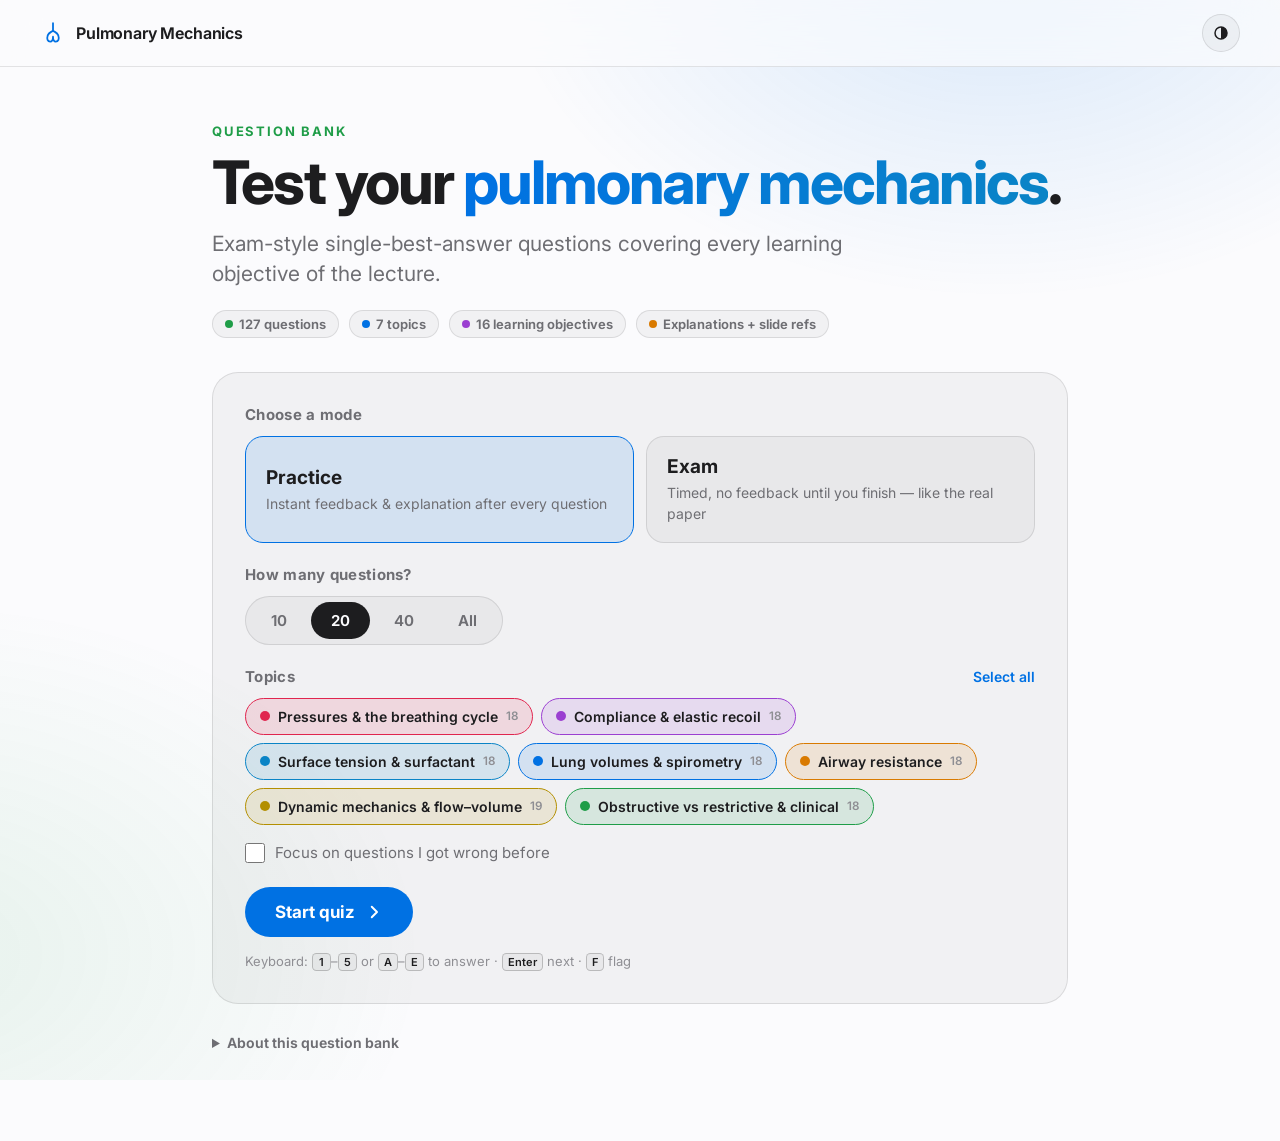
<file: quiz/index.html>
<!doctype html>
<html lang="en">
<head>
<meta charset="utf-8">
<meta name="viewport" content="width=device-width, initial-scale=1, viewport-fit=cover">
<title>Pulmonary Mechanics Quiz</title>
<meta name="description" content="Exam-style MCQs on pulmonary mechanics (Guyton & Hall 15e, pp. 501–507) with instant feedback, explanations and topic scores.">
<link rel="icon" href="data:image/svg+xml,%3Csvg xmlns='http://www.w3.org/2000/svg' viewBox='0 0 64 64'%3E%3Crect width='64' height='64' rx='14' fill='%23000'/%3E%3Cpath d='M20 33l8 8 16-18' fill='none' stroke='%2330d158' stroke-width='6' stroke-linecap='round' stroke-linejoin='round'/%3E%3C/svg%3E">
<link rel="preconnect" href="https://fonts.googleapis.com">
<link rel="preconnect" href="https://fonts.gstatic.com" crossorigin>
<link href="https://fonts.googleapis.com/css2?family=Inter:wght@300..800&display=swap" rel="stylesheet">
<link rel="stylesheet" href="quiz.css">
</head>
<body>
<header class="top">
  <a class="brand" href="../" title="Back to the presentation">
    <svg viewBox="0 0 32 32" aria-hidden="true"><path d="M16 4v9M16 13c-2 2-5 2-6.5 6-1.5 4.5 0 7.5 3 7.5 2.5 0 3.5-3 3.5-6M16 13c2 2 5 2 6.5 6 1.5 4.5 0 7.5-3 7.5-2.5 0-3.5-3-3.5-6" fill="none" stroke="currentColor" stroke-width="2.2" stroke-linecap="round"/></svg>
    <span>Pulmonary Mechanics</span>
  </a>
  <div class="top-right">
    <span class="pill hidden" id="timer"></span>
    <button class="icon-btn" id="theme" title="Light / dark"><svg viewBox="0 0 24 24"><circle cx="12" cy="12" r="8" fill="none" stroke="currentColor" stroke-width="2"/><path d="M12 4a8 8 0 0 1 0 16z" fill="currentColor"/></svg></button>
  </div>
</header>

<main id="app">
  <!-- START -->
  <section class="view" id="v-start">
    <div class="hero">
      <div class="eyebrow">Question bank</div>
      <h1>Test your <span class="grad">pulmonary mechanics</span>.</h1>
      <p class="lead">Exam-style single-best-answer questions covering every learning objective of the lecture.</p>
      <div class="stats" id="stats"></div>
    </div>

    <div class="panel">
      <h2>Choose a mode</h2>
      <div class="modes" id="modes">
        <button class="mode on" data-mode="practice"><b>Practice</b><span>Instant feedback &amp; explanation after every question</span></button>
        <button class="mode" data-mode="exam"><b>Exam</b><span>Timed, no feedback until you finish — like the real paper</span></button>
      </div>

      <h2>How many questions?</h2>
      <div class="seg" id="count">
        <button data-n="10">10</button><button data-n="20" class="on">20</button><button data-n="40">40</button><button data-n="all">All</button>
      </div>

      <h2>Topics <button class="link" id="all-topics">Select all</button></h2>
      <div class="topics" id="topics"></div>

      <div class="row">
        <label class="check"><input type="checkbox" id="weak"> <span>Focus on questions I got wrong before</span></label>
      </div>
      <button class="cta" id="start">Start quiz <svg viewBox="0 0 24 24"><path d="M9 5l7 7-7 7" fill="none" stroke="currentColor" stroke-width="2.6" stroke-linecap="round" stroke-linejoin="round"/></svg></button>
      <p class="hint">Keyboard: <kbd>1</kbd>–<kbd>5</kbd> or <kbd>A</kbd>–<kbd>E</kbd> to answer · <kbd>Enter</kbd> next · <kbd>F</kbd> flag</p>
    </div>

    <details class="about">
      <summary>About this question bank</summary>
      <div id="about"></div>
    </details>
  </section>

  <!-- QUESTION -->
  <section class="view hidden" id="v-q">
    <div class="qbar"><div class="qbar-fill" id="qbar"></div></div>
    <div class="qhead">
      <span class="qnum" id="qnum"></span>
      <span class="pill" id="qtopic"></span>
      <span class="pill lvl" id="qlevel"></span>
      <button class="flag" id="flag" title="Flag for review (F)"><svg viewBox="0 0 24 24"><path d="M6 21V4h10l-1.5 4L16 12H6" fill="none" stroke="currentColor" stroke-width="2" stroke-linejoin="round"/></svg></button>
    </div>
    <h2 class="stem" id="stem"></h2>
    <div class="opts" id="opts"></div>
    <div class="explain hidden" id="explain"></div>
    <div class="qnav">
      <button class="ghost" id="prev">Back</button>
      <div class="dots" id="dots"></div>
      <button class="cta sm" id="next">Next</button>
    </div>
  </section>

  <!-- RESULTS -->
  <section class="view hidden" id="v-res">
    <div class="res-top">
      <div class="ring"><svg viewBox="0 0 200 200"><circle cx="100" cy="100" r="86" class="ring-bg"/><circle cx="100" cy="100" r="86" class="ring-fg" id="ring"/></svg><div class="ring-txt"><b id="pct">0%</b><span id="frac"></span></div></div>
      <div>
        <div class="eyebrow" id="verdict-k">Result</div>
        <h1 id="verdict"></h1>
        <p class="lead" id="verdict-s"></p>
        <div class="row gap">
          <button class="cta" id="retry-wrong">Retry my mistakes</button>
          <button class="ghost" id="restart">New quiz</button>
        </div>
      </div>
    </div>
    <div class="panel">
      <h2>By topic</h2>
      <div class="bars" id="bars"></div>
    </div>
    <div class="panel">
      <h2>Review <span class="seg mini" id="rev-filter"><button data-f="wrong" class="on">Mistakes</button><button data-f="flag">Flagged</button><button data-f="all">All</button></span></h2>
      <div class="review" id="review"></div>
    </div>
  </section>
</main>
<script type="module" src="quiz.js"></script>
</body>
</html>
</file>
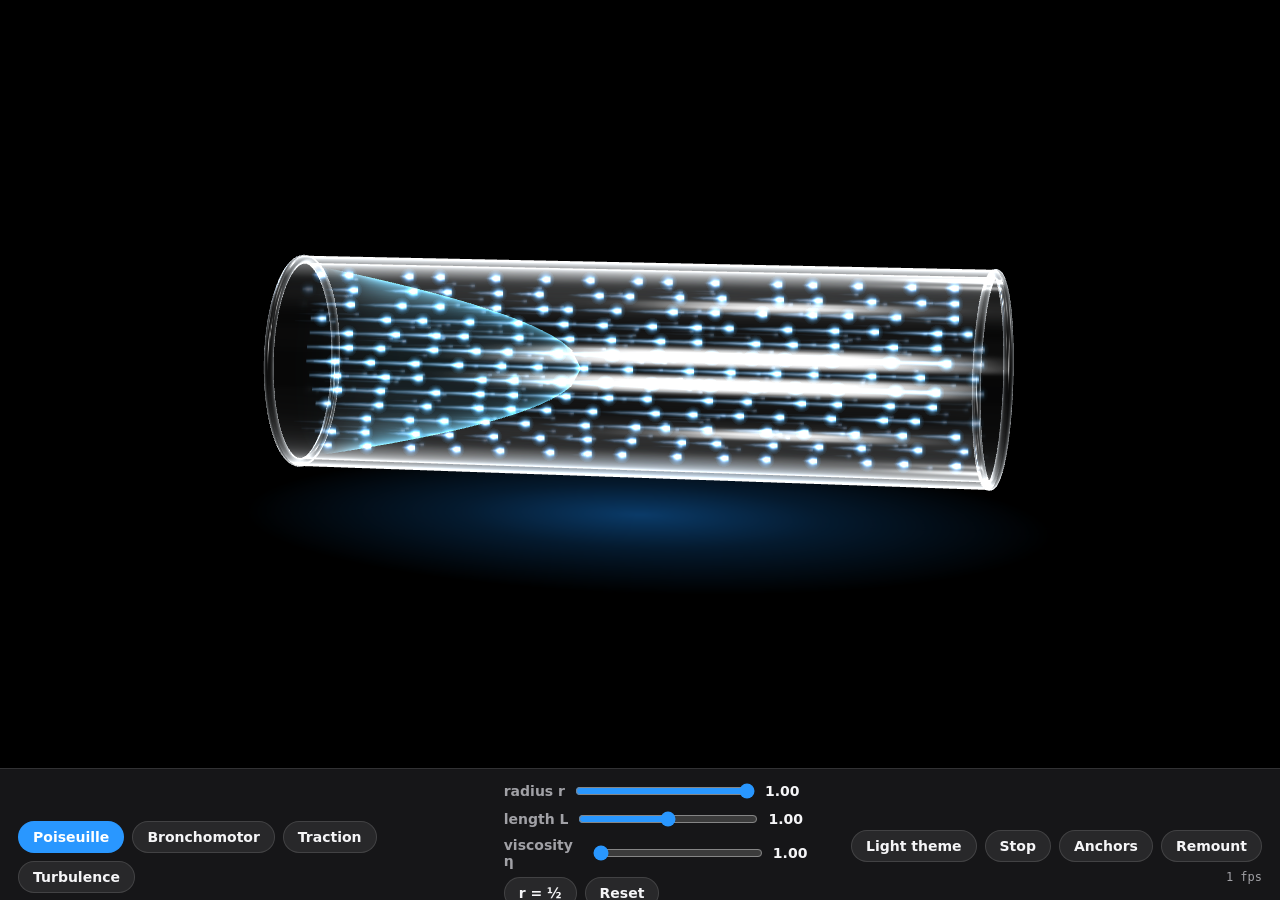
<file: dev/airway.html>
<!doctype html>
<html lang="en">
<head>
<meta charset="utf-8">
<meta name="viewport" content="width=device-width, initial-scale=1">
<title>Airway module — dev</title>
<style>
  :root {
    --bg: #000; --text: #f5f5f7; --text2: #a1a1a6; --panel: rgba(28, 28, 30, 0.82); --line: rgba(255, 255, 255, 0.12);
    --blue: #2997ff; --chip: rgba(255, 255, 255, 0.08); --chipOn: #2997ff;
  }
  body.light {
    --bg: #fbfbfd; --text: #1d1d1f; --text2: #6e6e73; --panel: rgba(255, 255, 255, 0.88); --line: rgba(0, 0, 0, 0.1);
    --blue: #0071e3; --chip: rgba(0, 0, 0, 0.06); --chipOn: #0071e3;
  }
  * { box-sizing: border-box; }
  html, body { margin: 0; height: 100%; overflow: hidden; background: var(--bg); color: var(--text);
    font-family: "SF Pro Display", "Inter", system-ui, sans-serif; transition: background 0.3s; }
  #stage { position: fixed; left: 0; right: 0; top: 0; bottom: 132px; }
  #anchors { position: fixed; left: 0; right: 0; top: 0; bottom: 132px; pointer-events: none; }
  .anc { position: absolute; transform: translate(-50%, -50%); pointer-events: none; }
  .anc i { display: block; width: 12px; height: 12px; border-radius: 50%; border: 2px solid var(--text); background: rgba(255, 214, 10, 0.9); }
  .anc span { position: absolute; left: 14px; top: -10px; font-size: 15px; font-weight: 600; white-space: nowrap;
    color: var(--text); text-shadow: 0 1px 3px rgba(0,0,0,0.5); }
  body.light .anc span { text-shadow: 0 1px 2px rgba(255,255,255,0.8); }
  .anc.hidden { opacity: 0.25; }
  #bar { position: fixed; left: 0; right: 0; bottom: 0; height: 132px; padding: 12px 18px; background: var(--panel);
    border-top: 1px solid var(--line); backdrop-filter: blur(20px); -webkit-backdrop-filter: blur(20px);
    display: grid; grid-template-columns: auto 1fr auto; gap: 10px 22px; align-items: center; font-size: 14px; }
  .row { display: flex; gap: 8px; align-items: center; flex-wrap: wrap; }
  button { font: inherit; font-weight: 600; color: var(--text); background: var(--chip); border: 1px solid var(--line);
    border-radius: 999px; padding: 7px 14px; cursor: pointer; }
  button.on { background: var(--chipOn); color: #fff; border-color: transparent; }
  label { display: inline-flex; gap: 8px; align-items: center; color: var(--text2); font-weight: 600; }
  label output { color: var(--text); min-width: 3.2em; font-variant-numeric: tabular-nums; }
  input[type=range] { width: 180px; accent-color: var(--blue); }
  #state { font: 12px/1.4 ui-monospace, SFMono-Regular, Menlo, monospace; color: var(--text2); white-space: pre; max-width: 360px; overflow: hidden; }
  #fps { font: 12px ui-monospace, monospace; color: var(--text2); }
  .panel { display: none; }
  .panel.on { display: flex; }
</style>
<script type="importmap">
{ "imports": { "three": "../vendor/three/three.module.js", "three/addons/": "../vendor/three/addons/" } }
</script>
</head>
<body>
<div id="stage"></div>
<div id="anchors"></div>
<div id="bar">
  <div class="row" id="modes">
    <button data-mode="poiseuille">Poiseuille</button>
    <button data-mode="bronchomotor">Bronchomotor</button>
    <button data-mode="traction">Traction</button>
    <button data-mode="turbulence">Turbulence</button>
  </div>

  <div>
    <div class="row panel" data-panel="poiseuille">
      <label>radius r <input id="pr" type="range" min="0.4" max="1" step="0.01" value="1"><output id="pro">1.00</output></label>
      <label>length L <input id="pl" type="range" min="0.5" max="1.5" step="0.01" value="1"><output id="plo">1.00</output></label>
      <label>viscosity η <input id="pe" type="range" min="1" max="3" step="0.01" value="1"><output id="peo">1.00</output></label>
      <button id="pHalf">r = ½</button>
      <button id="pReset">Reset</button>
    </div>
    <div class="row panel" data-panel="bronchomotor">
      <label>tone <input id="bt" type="range" min="-1" max="1" step="0.01" value="0"><output id="bto">0.00</output></label>
      <button data-tone="-1">Dilate (β₂ / NO)</button>
      <button data-tone="0">Baseline</button>
      <button data-tone="1">Constrict (M3 / histamine)</button>
    </div>
    <div class="row panel" data-panel="traction">
      <label>lung volume v <input id="tv" type="range" min="0" max="1" step="0.01" value="0.5"><output id="tvo">0.50</output></label>
      <label>recoil k <input id="tk" type="range" min="0" max="1" step="0.01" value="1"><output id="tko">1.00</output></label>
      <button data-tv="0">RV</button>
      <button data-tv="0.5">FRC</button>
      <button data-tv="1">TLC</button>
      <button id="tEmph">Emphysema (k = 0.15)</button>
      <button id="tNorm">Normal (k = 1)</button>
    </div>
    <div class="row panel" data-panel="turbulence">
      <button data-regime="laminar">Laminar</button>
      <button data-regime="transitional">Transitional</button>
      <button data-regime="turbulent">Turbulent</button>
      <span style="width:16px"></span>
      <button data-gas="air">Air</button>
      <button data-gas="heliox">Heliox</button>
    </div>
    <div class="row" style="margin-top:8px">
      <div id="state"></div>
    </div>
  </div>

  <div class="row" style="justify-content:flex-end">
    <button id="theme">Light theme</button>
    <button id="run">Stop</button>
    <button id="anc">Anchors</button>
    <button id="remount">Remount</button>
    <span id="fps"></span>
  </div>
</div>

<script type="module">
import { mount } from '../js/three/airway.js';

const $ = (s) => document.querySelector(s);
const stage = $('#stage');
const params = new URLSearchParams(location.search);
let mode = params.get('mode') || 'poiseuille';
let theme = params.get('theme') === 'light' ? 'light' : 'dark';
let showAnchors = params.get('anchors') === '1';
let ctl = null, running = true;

function syncTheme() {
  document.body.classList.toggle('light', theme === 'light');
  $('#theme').textContent = theme === 'light' ? 'Dark theme' : 'Light theme';
}

function syncUrl() {
  const p = new URLSearchParams({ mode, theme });
  if (showAnchors) p.set('anchors', '1');
  history.replaceState(null, '', '?' + p.toString());
}

function doMount() {
  if (ctl) ctl.dispose();
  const t0 = performance.now();
  ctl = mount(stage, { mode, theme });
  console.log(`[airway] mounted ${mode} in ${(performance.now() - t0).toFixed(0)} ms`);
  window.ctl = ctl;
  document.querySelectorAll('#modes button').forEach((b) => b.classList.toggle('on', b.dataset.mode === mode));
  document.querySelectorAll('.panel').forEach((p) => p.classList.toggle('on', p.dataset.panel === mode));
  // reset controls
  for (const [id, v] of [['#pr', 1], ['#pl', 1], ['#pe', 1], ['#bt', 0], ['#tv', 0.5], ['#tk', 1]]) { $(id).value = v; $(id).dispatchEvent(new Event('input')); }
  if (mode === 'turbulence') { markRegime('laminar'); markGas('air'); }
  if (running) ctl.start();
  syncUrl();
}

const bind = (id, out, fn) => {
  $(id).addEventListener('input', (e) => {
    const v = +e.target.value;
    $(out).textContent = v.toFixed(2);
    if (ctl && ctl[fn]) ctl[fn](v);
  });
};
bind('#pr', '#pro', 'setRadius');
bind('#pl', '#plo', 'setLength');
bind('#pe', '#peo', 'setViscosity');
bind('#bt', '#bto', 'setTone');
bind('#tv', '#tvo', 'setLungVolume');
bind('#tk', '#tko', 'setRecoil');

const setSlider = (id, v) => { $(id).value = v; $(id).dispatchEvent(new Event('input')); };
$('#pHalf').onclick = () => setSlider('#pr', 0.5);
$('#pReset').onclick = () => { setSlider('#pr', 1); setSlider('#pl', 1); setSlider('#pe', 1); };
document.querySelectorAll('[data-tone]').forEach((b) => b.onclick = () => setSlider('#bt', +b.dataset.tone));
document.querySelectorAll('[data-tv]').forEach((b) => b.onclick = () => setSlider('#tv', +b.dataset.tv));
$('#tEmph').onclick = () => setSlider('#tk', 0.15);
$('#tNorm').onclick = () => setSlider('#tk', 1);

function markRegime(r) { document.querySelectorAll('[data-regime]').forEach((b) => b.classList.toggle('on', b.dataset.regime === r)); }
function markGas(g) { document.querySelectorAll('[data-gas]').forEach((b) => b.classList.toggle('on', b.dataset.gas === g)); }
document.querySelectorAll('[data-regime]').forEach((b) => b.onclick = () => { ctl.setRegime(b.dataset.regime); markRegime(b.dataset.regime); });
document.querySelectorAll('[data-gas]').forEach((b) => b.onclick = () => { ctl.setGas(b.dataset.gas); markGas(b.dataset.gas); });

document.querySelectorAll('#modes button').forEach((b) => b.onclick = () => { mode = b.dataset.mode; doMount(); });
$('#theme').onclick = () => { theme = theme === 'dark' ? 'light' : 'dark'; syncTheme(); ctl.setTheme(theme); syncUrl(); };
$('#run').onclick = () => { running = !running; running ? ctl.start() : ctl.stop(); $('#run').textContent = running ? 'Stop' : 'Start'; };
$('#anc').onclick = () => { showAnchors = !showAnchors; $('#anc').classList.toggle('on', showAnchors); if (!showAnchors) $('#anchors').innerHTML = ''; syncUrl(); };
$('#remount').onclick = () => doMount();
$('#anc').classList.toggle('on', showAnchors);

// HUD loop: state readout, anchors, fps
let frames = 0, last = performance.now();
function hud() {
  requestAnimationFrame(hud);
  frames++;
  const now = performance.now();
  if (now - last > 500) { $('#fps').textContent = `${Math.round(frames * 1000 / (now - last))} fps`; frames = 0; last = now; }
  if (!ctl) return;
  const s = ctl.getState ? ctl.getState() : {};
  $('#state').textContent = JSON.stringify(s, (k, v) => typeof v === 'number' ? +v.toFixed(3) : v);
  if (showAnchors) {
    const a = ctl.getAnchors();
    const host = $('#anchors');
    for (const name of Object.keys(a)) {
      let el = host.querySelector(`[data-a="${name}"]`);
      if (!el) { el = document.createElement('div'); el.className = 'anc'; el.dataset.a = name; el.innerHTML = `<i></i><span>${name}</span>`; host.appendChild(el); }
      el.style.left = a[name].x + 'px'; el.style.top = a[name].y + 'px';
      el.classList.toggle('hidden', !a[name].visible);
    }
    host.querySelectorAll('.anc').forEach((el) => { if (!(el.dataset.a in a)) el.remove(); });
  }
}

syncTheme();
doMount();
hud();
</script>
</body>
</html>
</file>
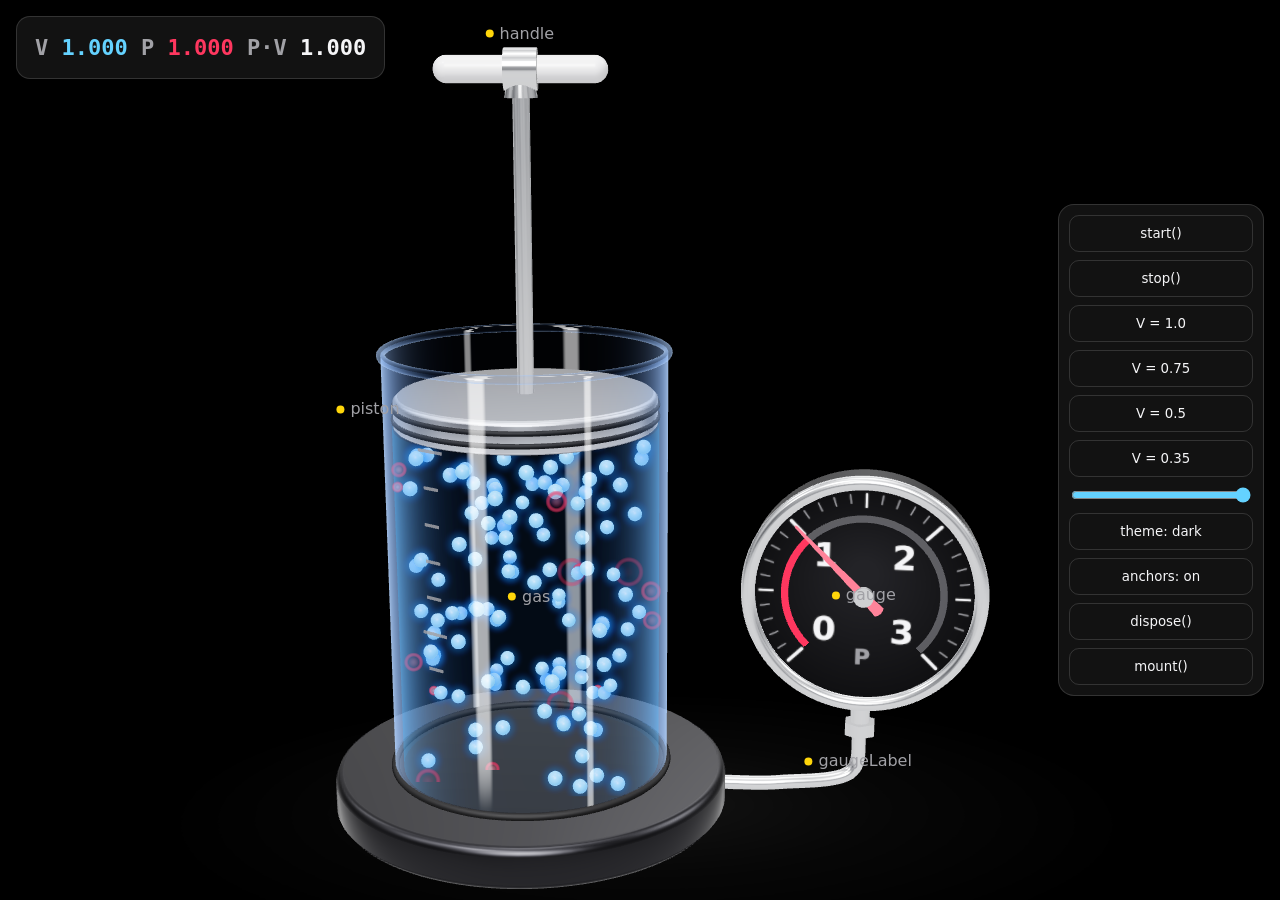
<file: dev/boyle.html>
<!doctype html>
<html lang="en" data-theme="dark">
<head>
<meta charset="utf-8">
<meta name="viewport" content="width=device-width, initial-scale=1">
<title>boyle.js — Boyle's law (dev)</title>
<style>
  :root { --bg: #000; --text: #f5f5f7; --text2: #a1a1a6; --card: rgba(255,255,255,0.07); --stroke: rgba(255,255,255,0.14); --cyan: #64d2ff; --pink: #ff375f; --yellow: #ffd60a; }
  :root[data-theme="light"] { --bg: #fbfbfd; --text: #1d1d1f; --text2: #6e6e73; --card: rgba(0,0,0,0.05); --stroke: rgba(0,0,0,0.12); --cyan: #0a84c6; --pink: #e0254e; --yellow: #c9a400; }
  html, body { margin: 0; height: 100%; background: var(--bg); color: var(--text); font-family: "SF Pro Display", "Inter", system-ui, sans-serif; overflow: hidden; }
  #stage { position: fixed; inset: 0; }
  .bar { position: fixed; right: 16px; top: 50%; transform: translateY(-50%); display: flex; flex-direction: column; gap: 8px; padding: 10px; border-radius: 16px; background: var(--card); border: 1px solid var(--stroke); backdrop-filter: blur(18px); -webkit-backdrop-filter: blur(18px); z-index: 5; align-items: stretch; max-height: calc(100vh - 32px); overflow: auto; }
  @media (max-width: 700px) { .bar { top: auto; bottom: 12px; right: 50%; transform: translateX(50%); flex-direction: row; flex-wrap: wrap; justify-content: center; max-width: calc(100vw - 32px); } }
  button { font: 600 15px/1 inherit; font-family: inherit; color: var(--text); background: transparent; border: 1px solid var(--stroke); border-radius: 10px; padding: 10px 14px; cursor: pointer; }
  button:hover { background: var(--card); }
  input[type=range] { width: 180px; accent-color: var(--cyan); }
  .readout { position: fixed; top: 16px; left: 16px; z-index: 5; padding: 14px 18px; border-radius: 14px; background: var(--card); border: 1px solid var(--stroke); font: 600 22px/1.5 ui-monospace, "SF Mono", Menlo, Consolas, monospace; backdrop-filter: blur(18px); -webkit-backdrop-filter: blur(18px); }
  .readout .v { color: var(--cyan); } .readout .p { color: var(--pink); } .readout .k { color: var(--text2); }
  .anchor { position: fixed; z-index: 4; pointer-events: none; transform: translate(-50%, -50%); font: 600 13px/1 inherit; font-family: inherit; color: var(--text2); white-space: nowrap; }
  .anchor::before { content: ""; display: inline-block; width: 8px; height: 8px; border-radius: 50%; background: var(--yellow); margin-right: 6px; vertical-align: middle; }
  .anchor.hidden { opacity: .25; }
</style>
<script type="importmap">
{ "imports": { "three": "../vendor/three/three.module.js", "three/addons/": "../vendor/three/addons/" } }
</script>
</head>
<body>
<div id="stage"></div>
<div class="readout" id="readout">mounting…</div>
<div class="bar">
  <button id="bStart">start()</button>
  <button id="bStop">stop()</button>
  <button data-v="1">V = 1.0</button>
  <button data-v="0.75">V = 0.75</button>
  <button data-v="0.5">V = 0.5</button>
  <button data-v="0.35">V = 0.35</button>
  <input id="slider" type="range" min="0.35" max="1" step="0.01" value="1" title="setVolume(v)">
  <button id="bTheme">theme: dark</button>
  <button id="bAnch">anchors: on</button>
  <button id="bDispose">dispose()</button>
  <button id="bMount">mount()</button>
</div>
<script type="module">
  const { mount } = await import('../js/three/boyle.js?v=' + Date.now());
  const stage = document.getElementById('stage');
  const out = document.getElementById('readout');
  const slider = document.getElementById('slider');
  let ctl = null, theme = 'dark', showAnchors = true;
  const anchorEls = {};

  function doMount() {
    if (ctl) return;
    ctl = mount(stage, { theme });
    ctl.onState(({ V, P }) => {
      out.innerHTML = `<span class="k">V</span> <span class="v">${V.toFixed(3)}</span>   ` +
        `<span class="k">P</span> <span class="p">${P.toFixed(3)}</span>   ` +
        `<span class="k">P·V</span> ${(P * V).toFixed(3)}`;
    });
    ctl.start();
  }

  function anchorsLoop() {
    requestAnimationFrame(anchorsLoop);
    if (!ctl || !showAnchors) { Object.values(anchorEls).forEach((e) => (e.style.display = 'none')); return; }
    const a = ctl.getAnchors();
    const r = stage.getBoundingClientRect();
    for (const [k, v] of Object.entries(a)) {
      let el = anchorEls[k];
      if (!el) { el = anchorEls[k] = document.createElement('div'); el.className = 'anchor'; el.textContent = k; document.body.appendChild(el); }
      el.style.display = '';
      el.style.left = (r.left + v.x) + 'px';
      el.style.top = (r.top + v.y) + 'px';
      el.classList.toggle('hidden', !v.visible);
    }
  }
  anchorsLoop();

  const $ = (id) => document.getElementById(id);
  $('bStart').onclick = () => ctl && ctl.start();
  $('bStop').onclick = () => ctl && ctl.stop();
  document.querySelectorAll('[data-v]').forEach((b) => (b.onclick = () => { slider.value = b.dataset.v; ctl && ctl.setVolume(+b.dataset.v); }));
  slider.oninput = () => ctl && ctl.setVolume(+slider.value);
  $('bTheme').onclick = () => {
    theme = theme === 'dark' ? 'light' : 'dark';
    document.documentElement.dataset.theme = theme;
    $('bTheme').textContent = 'theme: ' + theme;
    ctl && ctl.setTheme(theme);
  };
  $('bAnch').onclick = () => { showAnchors = !showAnchors; $('bAnch').textContent = 'anchors: ' + (showAnchors ? 'on' : 'off'); };
  $('bDispose').onclick = () => { if (ctl) { ctl.dispose(); ctl = null; out.textContent = 'disposed'; } };
  $('bMount').onclick = () => doMount();

  doMount();
  window.ctl = () => ctl;
</script>
</body>
</html>
</file>
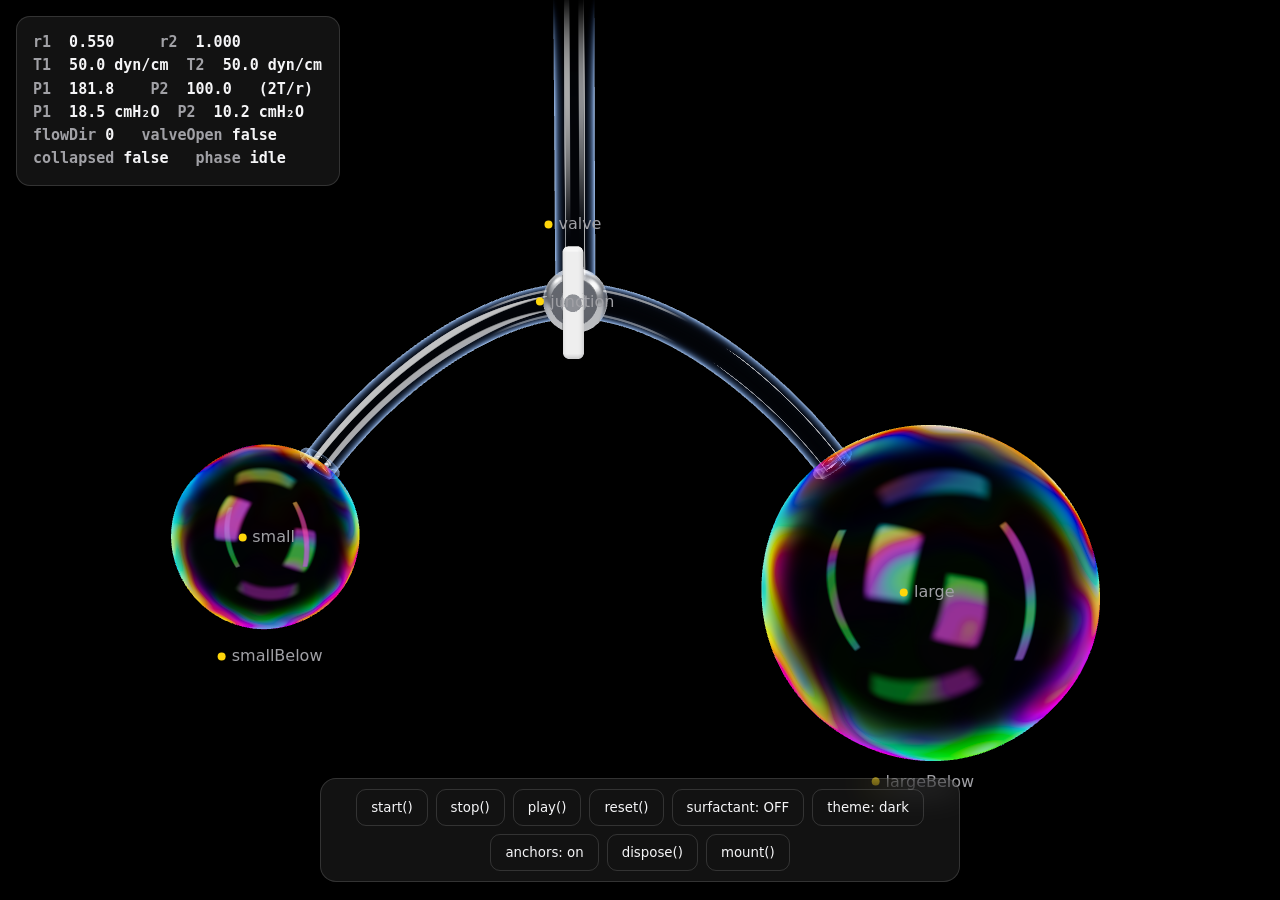
<file: dev/bubbles.html>
<!doctype html>
<html lang="en" data-theme="dark">
<head>
<meta charset="utf-8">
<meta name="viewport" content="width=device-width, initial-scale=1">
<title>bubbles.js — Laplace &amp; surfactant (dev)</title>
<style>
  :root { --bg: #000; --text: #f5f5f7; --text2: #a1a1a6; --card: rgba(255,255,255,0.07); --stroke: rgba(255,255,255,0.14); --blue: #2997ff; --red: #ff453a; --green: #30d158; --yellow: #ffd60a; }
  :root[data-theme="light"] { --bg: #fbfbfd; --text: #1d1d1f; --text2: #6e6e73; --card: rgba(0,0,0,0.05); --stroke: rgba(0,0,0,0.12); --blue: #0071e3; --red: #d70015; --green: #1f9d48; --yellow: #c9a400; }
  html, body { margin: 0; height: 100%; background: var(--bg); color: var(--text); font-family: "SF Pro Display", "Inter", system-ui, sans-serif; overflow: hidden; }
  #stage { position: fixed; inset: 0; }
  .bar { position: fixed; left: 50%; bottom: 18px; transform: translateX(-50%); display: flex; gap: 8px; padding: 10px; border-radius: 16px; background: var(--card); border: 1px solid var(--stroke); backdrop-filter: blur(18px); -webkit-backdrop-filter: blur(18px); z-index: 5; flex-wrap: wrap; justify-content: center; max-width: calc(100vw - 32px); }
  button { font: 600 15px/1 inherit; font-family: inherit; color: var(--text); background: transparent; border: 1px solid var(--stroke); border-radius: 10px; padding: 10px 14px; cursor: pointer; }
  button:hover { background: var(--card); }
  button.on { background: var(--yellow); color: #000; border-color: transparent; }
  .readout { position: fixed; top: 16px; left: 16px; z-index: 5; padding: 14px 16px; border-radius: 14px; background: var(--card); border: 1px solid var(--stroke); font: 600 15px/1.55 ui-monospace, "SF Mono", Menlo, Consolas, monospace; min-width: 290px; white-space: pre; backdrop-filter: blur(18px); -webkit-backdrop-filter: blur(18px); }
  .readout b { color: var(--text2); font-weight: 600; }
  .anchor { position: fixed; z-index: 4; pointer-events: none; transform: translate(-50%, -50%); font: 600 13px/1 inherit; font-family: inherit; color: var(--text2); white-space: nowrap; }
  .anchor::before { content: ""; display: inline-block; width: 8px; height: 8px; border-radius: 50%; background: var(--yellow); margin-right: 6px; vertical-align: middle; }
  .anchor.hidden { opacity: .25; }
</style>
<script type="importmap">
{ "imports": { "three": "../vendor/three/three.module.js", "three/addons/": "../vendor/three/addons/" } }
</script>
</head>
<body>
<div id="stage"></div>
<div class="readout" id="readout">mounting…</div>
<div class="bar">
  <button id="bStart">start()</button>
  <button id="bStop">stop()</button>
  <button id="bPlay">play()</button>
  <button id="bReset">reset()</button>
  <button id="bSurf">surfactant: OFF</button>
  <button id="bTheme">theme: dark</button>
  <button id="bAnch">anchors: on</button>
  <button id="bDispose">dispose()</button>
  <button id="bMount">mount()</button>
</div>
<script type="module">
  const { mount } = await import('../js/three/bubbles.js?v=' + Date.now());
  const stage = document.getElementById('stage');
  const out = document.getElementById('readout');
  let ctl = null, theme = 'dark', surf = false, showAnchors = true;
  const anchorEls = {};

  function doMount() {
    if (ctl) return;
    ctl = mount(stage, { theme, surfactant: surf });
    ctl.onState((s) => {
      const f = (v, d = 3) => (Number.isFinite(v) ? v.toFixed(d) : String(v));
      out.innerHTML =
        `<b>r1</b>  ${f(s.r1)}     <b>r2</b>  ${f(s.r2)}\n` +
        `<b>T1</b>  ${f(s.T1, 1)} dyn/cm  <b>T2</b>  ${f(s.T2, 1)} dyn/cm\n` +
        `<b>P1</b>  ${f(s.P1, 1)}    <b>P2</b>  ${f(s.P2, 1)}   (2T/r)\n` +
        `<b>P1</b>  ${f(s.P1cm, 1)} cmH₂O  <b>P2</b>  ${f(s.P2cm, 1)} cmH₂O\n` +
        `<b>flowDir</b> ${s.flowDir}   <b>valveOpen</b> ${s.valveOpen}\n` +
        `<b>collapsed</b> ${s.collapsed}   <b>phase</b> ${s.phase}`;
    });
    ctl.start();
  }

  function anchorsLoop() {
    requestAnimationFrame(anchorsLoop);
    if (!ctl || !showAnchors) { Object.values(anchorEls).forEach((e) => (e.style.display = 'none')); return; }
    const a = ctl.getAnchors();
    const r = stage.getBoundingClientRect();
    for (const [k, v] of Object.entries(a)) {
      let el = anchorEls[k];
      if (!el) { el = anchorEls[k] = document.createElement('div'); el.className = 'anchor'; el.textContent = k; document.body.appendChild(el); }
      el.style.display = '';
      el.style.left = (r.left + v.x) + 'px';
      el.style.top = (r.top + v.y) + 'px';
      el.classList.toggle('hidden', !v.visible);
    }
  }
  anchorsLoop();

  const $ = (id) => document.getElementById(id);
  $('bStart').onclick = () => ctl && ctl.start();
  $('bStop').onclick = () => ctl && ctl.stop();
  $('bPlay').onclick = () => ctl && ctl.play();
  $('bReset').onclick = () => ctl && ctl.reset();
  $('bSurf').onclick = () => {
    surf = !surf;
    $('bSurf').textContent = 'surfactant: ' + (surf ? 'ON' : 'OFF');
    $('bSurf').classList.toggle('on', surf);
    ctl && ctl.setSurfactant(surf);
  };
  $('bTheme').onclick = () => {
    theme = theme === 'dark' ? 'light' : 'dark';
    document.documentElement.dataset.theme = theme;
    $('bTheme').textContent = 'theme: ' + theme;
    ctl && ctl.setTheme(theme);
  };
  $('bAnch').onclick = () => { showAnchors = !showAnchors; $('bAnch').textContent = 'anchors: ' + (showAnchors ? 'on' : 'off'); };
  $('bDispose').onclick = () => { if (ctl) { ctl.dispose(); ctl = null; out.textContent = 'disposed'; } };
  $('bMount').onclick = () => doMount();

  doMount();
  window.ctl = () => ctl;
</script>
</body>
</html>
</file>
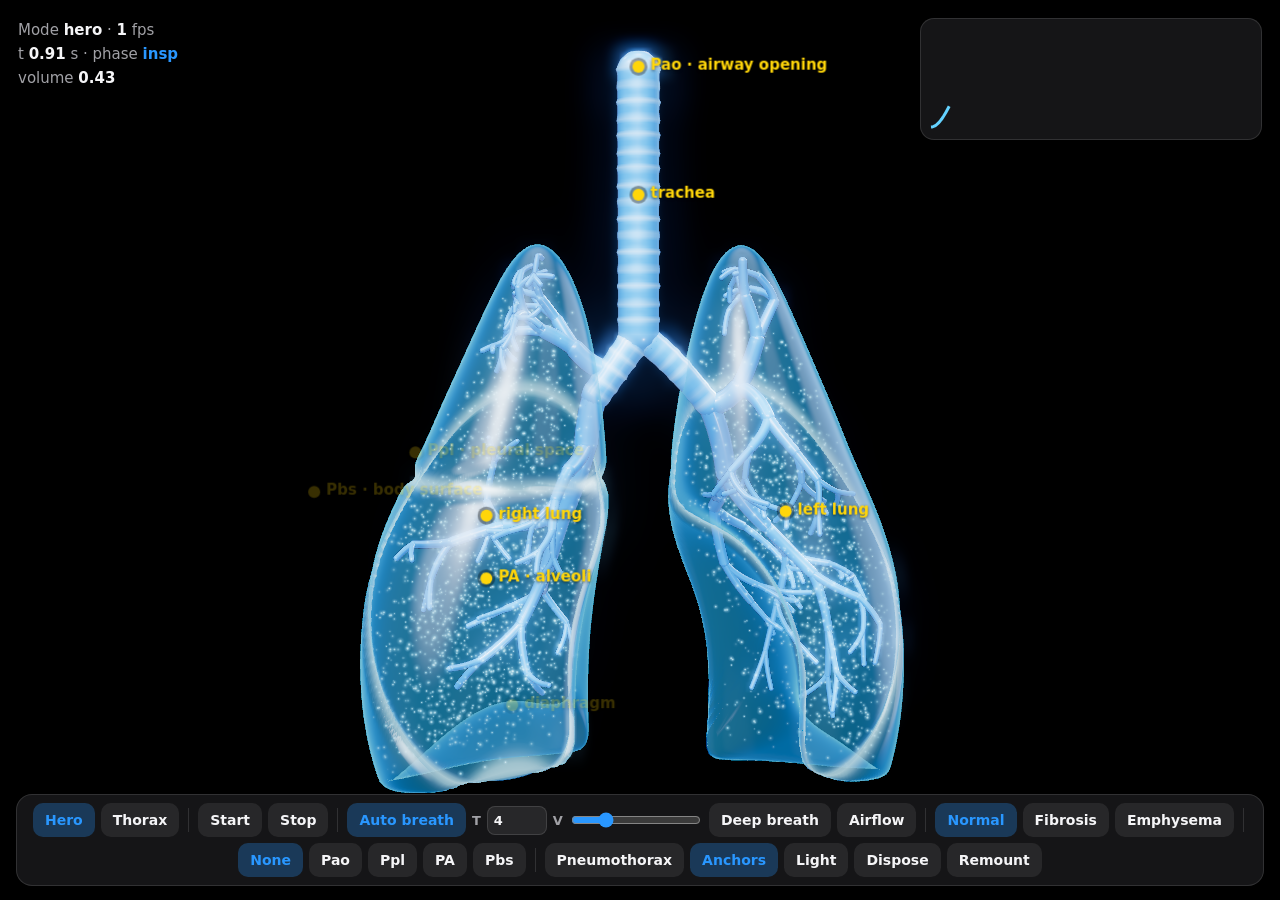
<file: dev/lungs.html>
<!doctype html>
<html lang="en" data-theme="dark">
<head>
<meta charset="utf-8">
<meta name="viewport" content="width=device-width, initial-scale=1">
<title>Lungs — dev</title>
<script type="importmap">
{ "imports": { "three": "../vendor/three/three.module.js", "three/addons/": "../vendor/three/addons/" } }
</script>
<style>
  :root {
    --bg: #000; --text: #f5f5f7; --text2: #a1a1a6; --blue: #2997ff; --cyan: #64d2ff; --green: #30d158; --pink: #ff375f;
    --orange: #ff9f0a; --purple: #bf5af2; --yellow: #ffd60a; --red: #ff453a; --tissue: #ff8fa3;
    --panel: rgba(28, 28, 30, 0.78); --line: rgba(255, 255, 255, 0.12); --btn: rgba(255, 255, 255, 0.08); --btnOn: rgba(41, 151, 255, 0.28);
  }
  html[data-theme="light"] {
    --bg: #fbfbfd; --text: #1d1d1f; --text2: #6e6e73; --blue: #0071e3; --cyan: #0a84c6; --green: #1f9d48; --pink: #e0254e;
    --orange: #d97a00; --purple: #9b3fd1; --yellow: #c9a400; --red: #d70015; --tissue: #e8657d;
    --panel: rgba(255, 255, 255, 0.82); --line: rgba(0, 0, 0, 0.1); --btn: rgba(0, 0, 0, 0.05); --btnOn: rgba(0, 113, 227, 0.16);
  }
  html, body { margin: 0; height: 100%; background: var(--bg); color: var(--text); overflow: hidden;
    font-family: "SF Pro Display", "Inter", system-ui, sans-serif; transition: background .4s ease; }
  #stage { position: fixed; inset: 0; }
  #labels { position: fixed; inset: 0; pointer-events: none; }
  .anchor { position: absolute; left: 0; top: 0; will-change: transform; }
  .anchor i { position: absolute; left: -6px; top: -6px; width: 12px; height: 12px; border-radius: 50%; background: var(--yellow);
    box-shadow: 0 0 0 3px rgba(0,0,0,.35); }
  .anchor span { position: absolute; left: 12px; top: -11px; font-size: 15px; font-weight: 600; white-space: nowrap;
    color: var(--yellow); text-shadow: 0 1px 3px rgba(0,0,0,.6); }
  .anchor.hidden { opacity: .22; }
  #bar { position: fixed; left: 50%; bottom: 14px; transform: translateX(-50%); display: flex; flex-wrap: wrap; gap: 6px; align-items: center;
    padding: 8px; border-radius: 16px; background: var(--panel); border: 1px solid var(--line); backdrop-filter: blur(20px);
    -webkit-backdrop-filter: blur(20px); width: max-content; max-width: calc(100vw - 32px); justify-content: center; box-sizing: border-box; }
  #bar .sep { width: 1px; height: 24px; background: var(--line); margin: 0 3px; }
  #bar label { font: 600 13px/1 "SF Pro Display", "Inter", system-ui, sans-serif; color: var(--text2); display: flex; align-items: center; gap: 6px; }
  button { font: 600 14px/1 "SF Pro Display", "Inter", system-ui, sans-serif; color: var(--text); background: var(--btn);
    border: 1px solid transparent; border-radius: 10px; padding: 9px 11px; cursor: pointer; }
  button:hover { border-color: var(--line); }
  button.on { background: var(--btnOn); color: var(--blue); }
  input[type=range] { width: 130px; accent-color: var(--blue); }
  input[type=number] { width: 46px; font: 600 13px/1 system-ui; padding: 6px; border-radius: 8px; border: 1px solid var(--line); background: var(--btn); color: var(--text); }
  #hud { position: fixed; top: 18px; left: 18px; font-size: 15px; line-height: 1.6; color: var(--text2); }
  #hud b { color: var(--text); font-weight: 600; font-variant-numeric: tabular-nums; }
  #hud .phase { display: inline-block; min-width: 40px; font-weight: 700; }
  #curve { position: fixed; top: 18px; right: 18px; width: 340px; height: 120px; border-radius: 14px; background: var(--panel); border: 1px solid var(--line); }
</style>
</head>
<body>
<div id="stage"></div>
<div id="labels"></div>
<div id="hud">
  <div>Mode <b id="mode">—</b> · <b id="fps">—</b> fps</div>
  <div>t <b id="t">0.00</b> s · phase <b class="phase" id="phase">—</b></div>
  <div>volume <b id="vol">0.00</b></div>
</div>
<canvas id="curve"></canvas>
<div id="bar">
  <button data-mode="hero">Hero</button><button data-mode="thorax">Thorax</button>
  <span class="sep"></span>
  <button id="bStart">Start</button><button id="bStop">Stop</button>
  <span class="sep"></span>
  <button id="bAuto" class="on">Auto breath</button>
  <label>T <input id="period" type="number" min="1" max="12" step="0.5" value="4"></label>
  <label>V <input id="vslider" type="range" min="0" max="1.8" step="0.01" value="0"></label>
  <button id="bDeep">Deep breath</button>
  <button id="bAir">Airflow</button>
  <span class="sep"></span>
  <button data-dis="normal" class="on">Normal</button><button data-dis="fibrosis">Fibrosis</button><button data-dis="emphysema">Emphysema</button>
  <span class="sep"></span>
  <button data-hl="">None</button><button data-hl="pao">Pao</button><button data-hl="ppl">Ppl</button><button data-hl="pa">PA</button><button data-hl="pbs">Pbs</button>
  <span class="sep"></span>
  <button id="bPtx">Pneumothorax</button>
  <button id="bAnch" class="on">Anchors</button>
  <button id="bTheme">Light</button>
  <button id="bDispose">Dispose</button><button id="bRemount">Remount</button>
</div>

<script type="module">
  import { mount } from '../js/three/lungs.js';

  const $ = (s) => document.querySelector(s);
  const $$ = (s) => [...document.querySelectorAll(s)];
  const stage = $('#stage'), labels = $('#labels');
  const qs = new URLSearchParams(location.search);
  let mode = qs.get('mode') === 'thorax' ? 'thorax' : 'hero';
  let theme = qs.get('theme') === 'light' ? 'light' : 'dark';
  let auto = true, airflow = false, disease = 'normal', hl = null, ptx = false, showAnchors = true;
  let ctl = null, unsub = null;
  const hist = [];

  const NAMES = { pao: 'Pao · airway opening', ppl: 'Ppl · pleural space', pa: 'PA · alveoli', pbs: 'Pbs · body surface',
    trachea: 'trachea', leftLung: 'left lung', rightLung: 'right lung', diaphragm: 'diaphragm' };
  const anchorEls = {};
  for (const k of Object.keys(NAMES)) {
    const d = document.createElement('div'); d.className = 'anchor'; d.innerHTML = `<i></i><span>${NAMES[k]}</span>`;
    labels.appendChild(d); anchorEls[k] = d;
  }

  function create() {
    ctl = mount(stage, { mode, autoRotate: true, interactive: true, theme });
    ctl.setTheme(theme);
    ctl.setAutoBreath(auto, +$('#period').value || 4);
    ctl.setAirflow(airflow);
    if (disease !== 'normal') ctl.setDisease(disease);
    ctl.highlight(hl);
    if (ptx) ctl.setPneumothorax(true);
    unsub = ctl.onBreath(({ t, phase, volume }) => {
      $('#t').textContent = t.toFixed(2);
      $('#phase').textContent = phase;
      $('#phase').style.color = phase === 'insp' ? 'var(--blue)' : 'var(--orange)';
      $('#vol').textContent = volume.toFixed(2);
      if (auto) $('#vslider').value = volume;
      hist.push(volume); if (hist.length > 300) hist.shift();
    });
    ctl.start();
    $('#mode').textContent = mode;
    syncButtons();
  }

  function syncButtons() {
    $$('[data-mode]').forEach((b) => b.classList.toggle('on', b.dataset.mode === mode));
    $$('[data-dis]').forEach((b) => b.classList.toggle('on', b.dataset.dis === disease));
    $$('[data-hl]').forEach((b) => b.classList.toggle('on', (b.dataset.hl || null) === hl));
    $('#bAuto').classList.toggle('on', auto);
    $('#bAir').classList.toggle('on', airflow);
    $('#bPtx').classList.toggle('on', ptx);
    $('#bAnch').classList.toggle('on', showAnchors);
    $('#bTheme').textContent = theme === 'dark' ? 'Light' : 'Dark';
    document.documentElement.dataset.theme = theme;
  }

  $$('[data-mode]').forEach((b) => b.onclick = () => {
    mode = b.dataset.mode;
    const u = new URL(location.href); u.searchParams.set('mode', mode); history.replaceState(null, '', u);
    if (ctl) { unsub && unsub(); ctl.dispose(); }
    create();
  });
  $('#bStart').onclick = () => ctl && ctl.start();
  $('#bStop').onclick = () => ctl && ctl.stop();
  $('#bAuto').onclick = () => { auto = !auto; ctl.setAutoBreath(auto, +$('#period').value || 4); syncButtons(); };
  $('#period').onchange = () => { if (auto) ctl.setAutoBreath(true, +$('#period').value || 4); };
  $('#vslider').oninput = (e) => { if (auto) { auto = false; ctl.setAutoBreath(false); syncButtons(); } ctl.setVolume(+e.target.value); };
  $('#bDeep').onclick = () => {
    auto = false; ctl.setAutoBreath(false); syncButtons();
    const t0 = performance.now(), v0 = +$('#vslider').value;
    const step = () => {
      const t = (performance.now() - t0) / 1000;
      const v = t < 2.2 ? v0 + (1.8 - v0) * (0.5 - 0.5 * Math.cos(Math.PI * t / 2.2)) : 1.8 * (0.5 + 0.5 * Math.cos(Math.PI * Math.min((t - 2.2) / 2.8, 1)));
      ctl.setVolume(v); $('#vslider').value = v;
      if (t < 5 && !auto) requestAnimationFrame(step);
    };
    step();
  };
  $('#bAir').onclick = () => { airflow = !airflow; ctl.setAirflow(airflow); syncButtons(); };
  $$('[data-dis]').forEach((b) => b.onclick = () => { disease = b.dataset.dis; ctl.setDisease(disease); syncButtons(); });
  $$('[data-hl]').forEach((b) => b.onclick = () => { hl = b.dataset.hl || null; ctl.highlight(hl); syncButtons(); });
  $('#bPtx').onclick = () => { ptx = !ptx; ctl.setPneumothorax(ptx); syncButtons(); };
  $('#bAnch').onclick = () => { showAnchors = !showAnchors; labels.style.display = showAnchors ? '' : 'none'; syncButtons(); };
  $('#bTheme').onclick = () => { theme = theme === 'dark' ? 'light' : 'dark'; ctl.setTheme(theme); syncButtons(); };
  $('#bDispose').onclick = () => { if (ctl) { unsub && unsub(); ctl.dispose(); ctl = null; } };
  $('#bRemount').onclick = () => { if (ctl) { unsub && unsub(); ctl.dispose(); } create(); };

  // anchors + fps + volume curve
  const cv = $('#curve'), cx = cv.getContext('2d');
  let frames = 0, last = performance.now();
  function tick() {
    requestAnimationFrame(tick);
    frames++;
    const now = performance.now();
    if (now - last > 500) { $('#fps').textContent = Math.round(frames * 1000 / (now - last)); frames = 0; last = now; }
    if (ctl && showAnchors) {
      const a = ctl.getAnchors();
      for (const [k, el] of Object.entries(anchorEls)) {
        const p = a[k]; if (!p) continue;
        el.style.transform = `translate(${p.x}px, ${p.y}px)`;
        el.classList.toggle('hidden', !p.visible);
      }
    }
    const dpr = Math.min(devicePixelRatio, 2), w = cv.clientWidth, h = cv.clientHeight;
    if (cv.width !== w * dpr) { cv.width = w * dpr; cv.height = h * dpr; }
    cx.setTransform(dpr, 0, 0, dpr, 0, 0); cx.clearRect(0, 0, w, h);
    cx.strokeStyle = getComputedStyle(document.documentElement).getPropertyValue('--cyan'); cx.lineWidth = 3; cx.beginPath();
    hist.forEach((v, i) => { const x = 10 + (i / 299) * (w - 20), y = h - 12 - (v / 1.8) * (h - 24); i ? cx.lineTo(x, y) : cx.moveTo(x, y); });
    cx.stroke();
  }
  tick();
  create();
</script>
</body>
</html>
</file>
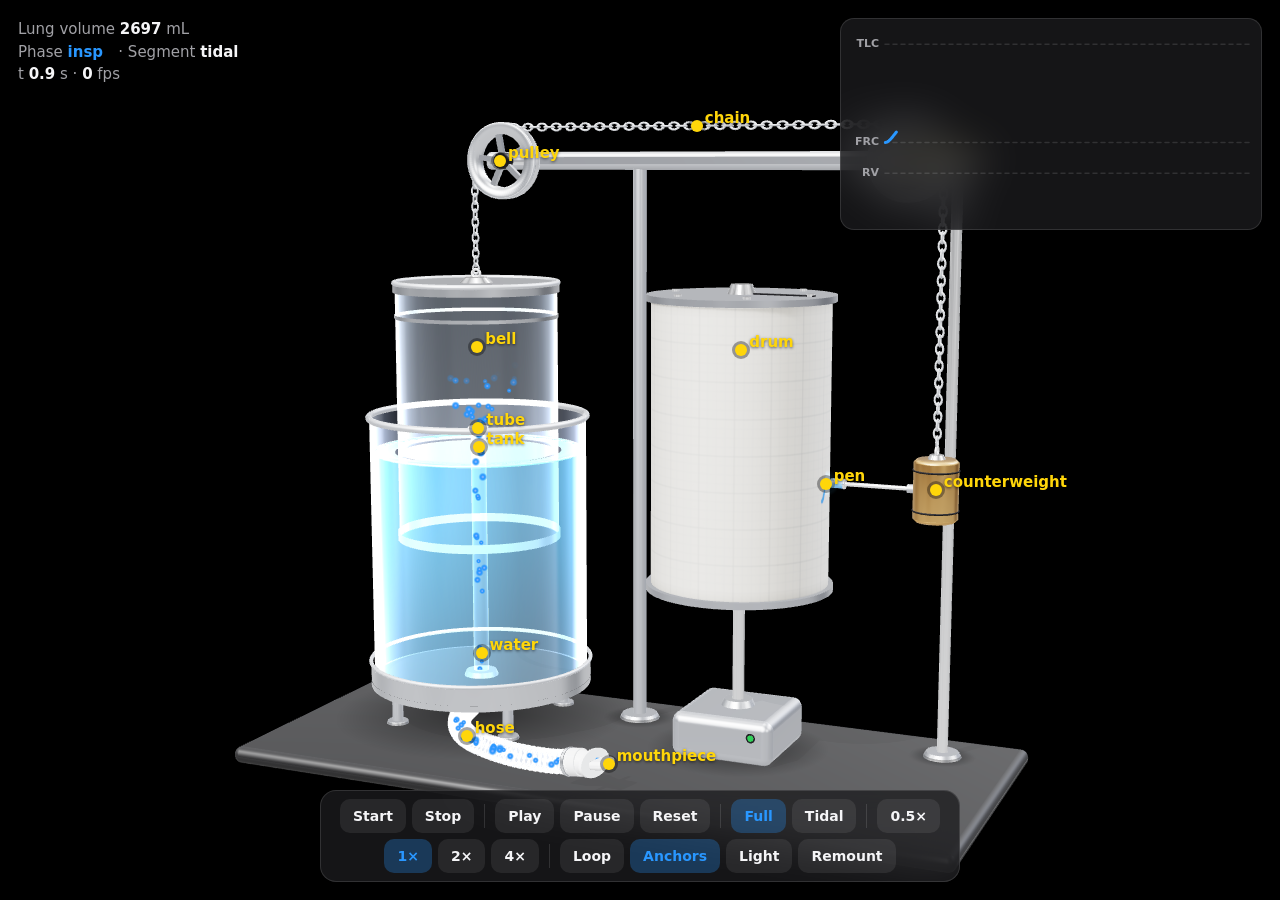
<file: dev/spirometer.html>
<!doctype html>
<html lang="en" data-theme="dark">
<head>
<meta charset="utf-8">
<meta name="viewport" content="width=device-width, initial-scale=1">
<title>Spirometer — dev</title>
<script type="importmap">
{ "imports": { "three": "../vendor/three/three.module.js", "three/addons/": "../vendor/three/addons/" } }
</script>
<style>
  :root {
    --bg: #000; --text: #f5f5f7; --text2: #a1a1a6; --blue: #2997ff; --orange: #ff9f0a; --cyan: #64d2ff; --green: #30d158; --yellow: #ffd60a;
    --panel: rgba(28, 28, 30, 0.78); --line: rgba(255, 255, 255, 0.12); --btn: rgba(255, 255, 255, 0.08); --btnOn: rgba(41, 151, 255, 0.28);
  }
  html[data-theme="light"] {
    --bg: #fbfbfd; --text: #1d1d1f; --text2: #6e6e73; --blue: #0071e3; --orange: #d97a00; --cyan: #0a84c6; --green: #1f9d48; --yellow: #c9a400;
    --panel: rgba(255, 255, 255, 0.82); --line: rgba(0, 0, 0, 0.1); --btn: rgba(0, 0, 0, 0.05); --btnOn: rgba(0, 113, 227, 0.16);
  }
  html, body { margin: 0; height: 100%; background: var(--bg); color: var(--text); overflow: hidden;
    font-family: "SF Pro Display", "Inter", system-ui, sans-serif; transition: background .4s ease; }
  #stage { position: fixed; inset: 0; }
  #labels { position: fixed; inset: 0; pointer-events: none; }
  .anchor { position: absolute; transform: translate(-50%, -50%); }
  .anchor i { display: block; width: 12px; height: 12px; border-radius: 50%; background: var(--yellow); box-shadow: 0 0 0 3px rgba(0,0,0,.35); }
  .anchor span { position: absolute; left: 14px; top: -11px; font-size: 15px; font-weight: 600; white-space: nowrap;
    color: var(--yellow); text-shadow: 0 1px 3px rgba(0,0,0,.6); }
  .anchor.hidden { opacity: .25; }
  #bar { position: fixed; left: 50%; bottom: 18px; transform: translateX(-50%); display: flex; flex-wrap: wrap; gap: 6px; align-items: center;
    padding: 8px; border-radius: 16px; background: var(--panel); border: 1px solid var(--line); backdrop-filter: blur(20px);
    -webkit-backdrop-filter: blur(20px); max-width: calc(100vw - 32px); justify-content: center; }
  #bar .sep { width: 1px; height: 24px; background: var(--line); margin: 0 4px; }
  button { font: 600 14px/1 "SF Pro Display", "Inter", system-ui, sans-serif; color: var(--text); background: var(--btn);
    border: 1px solid transparent; border-radius: 10px; padding: 9px 12px; cursor: pointer; }
  button:hover { border-color: var(--line); }
  button.on { background: var(--btnOn); color: var(--blue); }
  #hud { position: fixed; top: 18px; left: 18px; font-size: 15px; line-height: 1.5; color: var(--text2); }
  #hud b { color: var(--text); font-weight: 600; font-variant-numeric: tabular-nums; }
  #hud .phase { display: inline-block; min-width: 46px; font-weight: 700; }
  #chartBox { position: fixed; top: 18px; right: 18px; width: 420px; height: 210px; border-radius: 14px; background: var(--panel);
    border: 1px solid var(--line); backdrop-filter: blur(20px); -webkit-backdrop-filter: blur(20px); }
  #chart { width: 100%; height: 100%; display: block; }
  @media (max-width: 760px) { #chartBox { width: calc(100vw - 36px); height: 150px; top: auto; bottom: 150px; } }
</style>
</head>
<body>
<div id="stage"></div>
<div id="labels"></div>
<div id="hud">
  <div>Lung volume <b id="vol">—</b> mL</div>
  <div>Phase <b class="phase" id="phase">—</b> · Segment <b id="seg">—</b></div>
  <div>t <b id="t">0.0</b> s · <b id="fps">—</b> fps</div>
</div>
<div id="chartBox"><canvas id="chart"></canvas></div>
<div id="bar">
  <button id="bStart">Start</button><button id="bStop">Stop</button>
  <span class="sep"></span>
  <button id="bPlay">Play</button><button id="bPause">Pause</button><button id="bReset">Reset</button>
  <span class="sep"></span>
  <button data-seq="full">Full</button><button data-seq="tidal">Tidal</button>
  <span class="sep"></span>
  <button data-speed="0.5">0.5×</button><button data-speed="1">1×</button><button data-speed="2">2×</button><button data-speed="4">4×</button>
  <span class="sep"></span>
  <button id="bLoop">Loop</button><button id="bAnchors">Anchors</button><button id="bTheme">Light</button><button id="bRemount">Remount</button>
</div>

<script type="module">
  import { mount, VOLUMES } from '../js/three/spirometer.js';

  const $ = (s) => document.querySelector(s);
  const stage = $('#stage');
  let theme = 'dark', seqName = 'full', speed = 1, loop = false, showAnchors = true;
  let ctl, unsub;

  /* -------- live 2D chart fed by onSample */
  const chart = $('#chart'), cx = chart.getContext('2d');
  let pts = [];
  const css = (v) => getComputedStyle(document.documentElement).getPropertyValue(v).trim();
  function drawChart() {
    const dpr = Math.min(devicePixelRatio, 2), w = chart.clientWidth, h = chart.clientHeight;
    if (chart.width !== w * dpr) { chart.width = w * dpr; chart.height = h * dpr; }
    cx.setTransform(dpr, 0, 0, dpr, 0, 0);
    cx.clearRect(0, 0, w, h);
    const pad = { l: 44, r: 12, t: 14, b: 22 };
    const st = ctl ? ctl.getState() : { duration: 26 };
    const tNow = pts.length ? pts[pts.length - 1].t : 0;
    const span = isFinite(st.duration) ? st.duration : 20;
    const t0 = isFinite(st.duration) ? 0 : Math.max(0, tNow - span);
    const X = (t) => pad.l + ((t - t0) / span) * (w - pad.l - pad.r);
    const Y = (v) => pad.t + (1 - v / 6200) * (h - pad.t - pad.b);
    cx.font = '600 11px "SF Pro Display", Inter, system-ui, sans-serif';
    cx.textAlign = 'right'; cx.textBaseline = 'middle';
    for (const [k, v] of [['TLC', VOLUMES.TLC], ['FRC', VOLUMES.FRC], ['RV', VOLUMES.RV]]) {
      cx.strokeStyle = css('--line'); cx.lineWidth = 1.5; cx.setLineDash([4, 4]);
      cx.beginPath(); cx.moveTo(pad.l, Y(v)); cx.lineTo(w - pad.r, Y(v)); cx.stroke();
      cx.setLineDash([]); cx.fillStyle = css('--text2'); cx.fillText(k, pad.l - 6, Y(v));
    }
    cx.strokeStyle = css('--blue'); cx.lineWidth = 3; cx.lineJoin = 'round'; cx.lineCap = 'round';
    cx.beginPath();
    let first = true;
    for (const p of pts) { if (p.t < t0) continue; const x = X(p.t), y = Y(p.lungVolume); first ? cx.moveTo(x, y) : cx.lineTo(x, y); first = false; }
    cx.stroke();
  }

  /* -------- anchors overlay */
  const labels = $('#labels');
  const anchorEls = {};
  function drawAnchors() {
    if (!ctl || !showAnchors) { labels.style.display = 'none'; return; }
    labels.style.display = '';
    const a = ctl.getAnchors();
    for (const [k, p] of Object.entries(a)) {
      let el = anchorEls[k];
      if (!el) { el = anchorEls[k] = document.createElement('div'); el.className = 'anchor'; el.innerHTML = `<i></i><span>${k}</span>`; labels.appendChild(el); }
      el.style.left = p.x + 'px'; el.style.top = p.y + 'px';
      el.classList.toggle('hidden', !p.visible);
    }
  }

  /* -------- mount / wiring */
  function create() {
    ctl = mount(stage, { theme, sequence: seqName, speed, loop });
    pts = [];
    unsub = ctl.onSample((s) => {
      if (pts.length && s.t < pts[pts.length - 1].t) pts = [];
      pts.push(s);
      if (pts.length > 4000) pts.splice(0, pts.length - 4000);
      $('#vol').textContent = Math.round(s.lungVolume);
      const ph = $('#phase'); ph.textContent = s.phase;
      ph.style.color = s.phase === 'insp' ? css('--blue') : s.phase === 'exp' ? css('--orange') : css('--text');
      $('#seg').textContent = s.segment;
      $('#t').textContent = s.t.toFixed(1);
    });
    ctl.start();
    syncButtons();
  }
  function syncButtons() {
    document.querySelectorAll('[data-seq]').forEach((b) => b.classList.toggle('on', b.dataset.seq === seqName));
    document.querySelectorAll('[data-speed]').forEach((b) => b.classList.toggle('on', Number(b.dataset.speed) === speed));
    $('#bLoop').classList.toggle('on', loop);
    $('#bAnchors').classList.toggle('on', showAnchors);
    $('#bTheme').textContent = theme === 'dark' ? 'Light' : 'Dark';
  }
  $('#bStart').onclick = () => ctl.start();
  $('#bStop').onclick = () => ctl.stop();
  $('#bPlay').onclick = () => ctl.play();
  $('#bPause').onclick = () => ctl.pause();
  $('#bReset').onclick = () => { ctl.reset(); pts = []; };
  document.querySelectorAll('[data-seq]').forEach((b) => b.onclick = () => { seqName = b.dataset.seq; ctl.setSequence(seqName); pts = []; syncButtons(); });
  document.querySelectorAll('[data-speed]').forEach((b) => b.onclick = () => { speed = Number(b.dataset.speed); ctl.setSpeed(speed); syncButtons(); });
  $('#bLoop').onclick = () => { loop = !loop; ctl.setLoop(loop); syncButtons(); };
  $('#bAnchors').onclick = () => { showAnchors = !showAnchors; syncButtons(); };
  $('#bTheme').onclick = () => {
    theme = theme === 'dark' ? 'light' : 'dark';
    document.documentElement.dataset.theme = theme;
    ctl.setTheme(theme);
    syncButtons();
  };
  $('#bRemount').onclick = () => { unsub && unsub(); ctl.dispose(); create(); };

  // page loop (overlay + chart + fps)
  let last = performance.now(), frames = 0, acc = 0;
  (function tick(now) {
    requestAnimationFrame(tick);
    frames++; acc += now - last; last = now;
    if (acc > 500) { $('#fps').textContent = Math.round((frames * 1000) / acc); frames = 0; acc = 0; }
    drawAnchors();
    drawChart();
  })(performance.now());

  window.spiro = () => ctl; // debugging handle
  create();
</script>
</body>
</html>
</file>
<file: css/deck.css>
/* =========================================================
   Pulmonary Mechanics — deck design system
   One design pixel = var(--px) = 1/1920 of a 16:9 stage.
   ========================================================= */
:root {
  --px: min(calc(100vw / 1920), calc(100vh / 1080));
  --stage-w: calc(var(--px) * 1920);
  --stage-h: calc(var(--px) * 1080);

  --bg: #000000;
  --bg-2: #0b0b0e;
  --card: rgba(255, 255, 255, 0.055);
  --card-2: rgba(255, 255, 255, 0.09);
  --card-solid: #141418;
  --stroke: rgba(255, 255, 255, 0.12);
  --stroke-2: rgba(255, 255, 255, 0.22);
  --text: #f5f5f7;
  --text-2: #a1a1a6;
  --text-3: #6e6e73;
  --grid: rgba(255, 255, 255, 0.08);

  --blue: #2997ff;
  --cyan: #64d2ff;
  --green: #30d158;
  --pink: #ff375f;
  --orange: #ff9f0a;
  --purple: #bf5af2;
  --yellow: #ffd60a;
  --red: #ff453a;
  --tissue: #ff8fa3;

  --glass: rgba(22, 22, 26, 0.74);
  --shadow: 0 calc(var(--px) * 30) calc(var(--px) * 80) rgba(0, 0, 0, 0.55);

  --ease: cubic-bezier(0.22, 0.61, 0.36, 1);
  --ease-out: cubic-bezier(0.16, 1, 0.3, 1);
  --font: "SF Pro Display", "SF Pro Text", "Inter", -apple-system, BlinkMacSystemFont, "Segoe UI", system-ui, sans-serif;

  --fs-hero: calc(var(--px) * 150);
  --fs-h1: calc(var(--px) * 84);
  --fs-h2: calc(var(--px) * 58);
  --fs-h3: calc(var(--px) * 44);
  --fs-lead: calc(var(--px) * 40);
  --fs-body: calc(var(--px) * 36);
  --fs-small: calc(var(--px) * 29);
  --fs-micro: calc(var(--px) * 23);
  color-scheme: dark;
}

:root[data-theme="light"] {
  --bg: #fbfbfd;
  --bg-2: #f2f2f5;
  --card: rgba(0, 0, 0, 0.04);
  --card-2: rgba(0, 0, 0, 0.07);
  --card-solid: #ffffff;
  --stroke: rgba(0, 0, 0, 0.1);
  --stroke-2: rgba(0, 0, 0, 0.2);
  --text: #1d1d1f;
  --text-2: #6e6e73;
  --text-3: #8e8e93;
  --grid: rgba(0, 0, 0, 0.08);
  --blue: #0071e3;
  --cyan: #0a84c6;
  --green: #1f9d48;
  --pink: #e0254e;
  --orange: #d97a00;
  --purple: #9b3fd1;
  --yellow: #c9a400;
  --red: #d70015;
  --tissue: #e8657d;
  --glass: rgba(255, 255, 255, 0.84);
  --shadow: 0 calc(var(--px) * 30) calc(var(--px) * 80) rgba(0, 0, 0, 0.16);
  color-scheme: light;
}

* { box-sizing: border-box; margin: 0; padding: 0; }
html, body { height: 100%; }
body {
  background: var(--bg);
  color: var(--text);
  font-family: var(--font);
  font-size: var(--fs-body);
  -webkit-font-smoothing: antialiased;
  -moz-osx-font-smoothing: grayscale;
  overflow: hidden;
  transition: background-color 0.6s var(--ease);
}
body.hide-cursor, body.hide-cursor * { cursor: none !important; }
button { font: inherit; color: inherit; background: none; border: 0; cursor: pointer; }
sub, sup { font-size: 0.62em; line-height: 0; }
sub { vertical-align: -0.22em; margin-left: 0.04em; }
.num { font-variant-numeric: tabular-nums; }

/* ---------- stage ---------- */
#viewport { position: fixed; inset: 0; display: grid; place-items: center; }
#stage { position: relative; width: var(--stage-w); height: var(--stage-h); overflow: hidden; }

.slide {
  position: absolute;
  inset: 0;
  padding: calc(var(--px) * 92) calc(var(--px) * 116) calc(var(--px) * 104);
  opacity: 0;
  visibility: hidden;
  pointer-events: none;
  transform: scale(1.015);
  filter: blur(calc(var(--px) * 10));
  transition: opacity 0.7s var(--ease), transform 0.9s var(--ease-out), filter 0.7s var(--ease), visibility 0s linear 0.9s;
}
.slide.active {
  opacity: 1;
  visibility: visible;
  pointer-events: auto;
  transform: none;
  filter: none;
  transition: opacity 0.75s var(--ease) 0.12s, transform 1s var(--ease-out) 0.12s, filter 0.75s var(--ease) 0.12s, visibility 0s;
}
.slide.leaving-back { transform: scale(1.015); }
.slide.leaving-fwd { transform: scale(0.985); }

.slide::before {
  content: "";
  position: absolute;
  inset: -20%;
  pointer-events: none;
  background: radial-gradient(40% 46% at var(--gx, 68%) var(--gy, 52%), color-mix(in srgb, var(--glow, var(--blue)) 16%, transparent), transparent 70%);
  z-index: 0;
}
:root[data-theme="light"] .slide::before { opacity: 0.5; }
.slide > * { position: relative; z-index: 1; }

/* ---------- typography ---------- */
.eyebrow {
  display: inline-flex;
  align-items: center;
  gap: calc(var(--px) * 14);
  font-size: var(--fs-micro);
  font-weight: 650;
  letter-spacing: 0.14em;
  text-transform: uppercase;
  color: var(--accent, var(--blue));
  margin-bottom: calc(var(--px) * 18);
}
.eyebrow .dot { width: calc(var(--px) * 10); height: calc(var(--px) * 10); border-radius: 50%; background: currentColor; box-shadow: 0 0 calc(var(--px) * 16) currentColor; }
.title { font-size: var(--fs-h1); font-weight: 700; letter-spacing: -0.028em; line-height: 1.04; }
.title.sm { font-size: var(--fs-h2); letter-spacing: -0.022em; }
.subtitle { font-size: var(--fs-lead); color: var(--text-2); font-weight: 500; letter-spacing: -0.01em; line-height: 1.25; margin-top: calc(var(--px) * 18); }
.grad { background: linear-gradient(100deg, var(--g1, var(--blue)), var(--g2, var(--cyan))); -webkit-background-clip: text; background-clip: text; color: transparent; }
b, strong { font-weight: 650; color: var(--text); }
.c-blue { color: var(--blue); } .c-cyan { color: var(--cyan); } .c-green { color: var(--green); }
.c-pink { color: var(--pink); } .c-orange { color: var(--orange); } .c-purple { color: var(--purple); }
.c-yellow { color: var(--yellow); } .c-red { color: var(--red); } .c-dim { color: var(--text-2); } .c-tissue { color: var(--tissue); }
.c-dim3 { color: var(--text-3); }

.points { list-style: none; display: grid; gap: calc(var(--px) * 30); margin-top: calc(var(--px) * 46); }
.points li {
  position: relative;
  padding-left: calc(var(--px) * 34);
  font-size: var(--fs-body);
  font-weight: 500;
  line-height: 1.22;
  color: var(--text-2);
  letter-spacing: -0.008em;
}
.points li::before {
  content: "";
  position: absolute;
  left: 0; top: 0.16em; bottom: 0.16em;
  width: calc(var(--px) * 6);
  border-radius: 99px;
  background: var(--bar, var(--accent, var(--blue)));
}
.points li b { color: var(--text); }
.points.tight { gap: calc(var(--px) * 22); }
.points.lg li { font-size: var(--fs-lead); }

.formula {
  display: inline-flex;
  align-items: center;
  gap: calc(var(--px) * 18);
  font-size: var(--fs-h3);
  font-weight: 650;
  letter-spacing: -0.01em;
  padding: calc(var(--px) * 18) calc(var(--px) * 34);
  border-radius: calc(var(--px) * 26);
  background: var(--card);
  border: 1px solid var(--stroke);
  white-space: nowrap;
}
.frac { display: inline-grid; text-align: center; line-height: 1.12; }
.frac > span:first-child { border-bottom: calc(var(--px) * 4) solid currentColor; padding: 0 calc(var(--px) * 10) calc(var(--px) * 6); }
.frac > span:last-child { padding-top: calc(var(--px) * 6); }

/* ---------- layout ---------- */
.split { display: grid; grid-template-columns: calc(var(--px) * 640) 1fr; gap: calc(var(--px) * 56); height: 100%; align-items: center; }
.split.wide-left { grid-template-columns: calc(var(--px) * 760) 1fr; }
.split.narrow-left { grid-template-columns: calc(var(--px) * 560) 1fr; }
.visual { position: relative; height: 100%; min-height: 0; }
.mount { position: absolute; inset: 0; }
.stack { display: flex; flex-direction: column; height: 100%; }
.stack > .grow { flex: 1; min-height: 0; position: relative; }
.center { display: grid; place-items: center; text-align: center; }
.row { display: flex; gap: calc(var(--px) * 22); align-items: center; flex-wrap: wrap; }
.gap-s { gap: calc(var(--px) * 12); }
.mt-s { margin-top: calc(var(--px) * 24); } .mt-m { margin-top: calc(var(--px) * 44); } .mt-l { margin-top: calc(var(--px) * 70); }

/* ---------- cards & controls ---------- */
.card {
  background: var(--card);
  border: 1px solid var(--stroke);
  border-radius: calc(var(--px) * 34);
  padding: calc(var(--px) * 40);
  transition: background 0.4s var(--ease), border-color 0.4s var(--ease), transform 0.5s var(--ease-out), box-shadow 0.5s var(--ease);
}
.card.hoverable:hover { background: var(--card-2); border-color: var(--stroke-2); transform: translateY(calc(var(--px) * -6)); }
.seg { display: inline-flex; gap: calc(var(--px) * 6); padding: calc(var(--px) * 7); border-radius: 999px; background: var(--card); border: 1px solid var(--stroke); }
.seg button {
  padding: calc(var(--px) * 14) calc(var(--px) * 30);
  border-radius: 999px;
  font-size: var(--fs-small);
  font-weight: 600;
  color: var(--text-2);
  transition: background 0.35s var(--ease), color 0.35s var(--ease), box-shadow 0.35s var(--ease);
  white-space: nowrap;
}
.seg button:hover { color: var(--text); }
.seg button.on { background: var(--text); color: var(--bg); }
.seg button.on[data-c] { background: var(--c); color: #fff; }

.btn {
  display: inline-flex; align-items: center; gap: calc(var(--px) * 14);
  padding: calc(var(--px) * 16) calc(var(--px) * 34);
  border-radius: 999px; background: var(--blue); color: #fff;
  font-size: var(--fs-small); font-weight: 650;
  transition: transform 0.3s var(--ease-out), filter 0.3s var(--ease), opacity .3s;
}
.btn:hover { transform: scale(1.04); filter: brightness(1.1); }
.btn.ghost { background: var(--card-2); color: var(--text); border: 1px solid var(--stroke); }
.btn svg { width: 1.05em; height: 1.05em; }

.chip {
  display: inline-flex; align-items: center; gap: calc(var(--px) * 10);
  padding: calc(var(--px) * 10) calc(var(--px) * 22);
  border-radius: 999px; background: var(--card); border: 1px solid var(--stroke);
  font-size: var(--fs-micro); font-weight: 600; color: var(--text-2); white-space: nowrap;
}
.chip i { width: calc(var(--px) * 14); height: calc(var(--px) * 14); border-radius: 50%; background: var(--c, var(--blue)); display: inline-block; }

.slider { display: grid; gap: calc(var(--px) * 8); width: 100%; }
.slider label { display: flex; justify-content: space-between; align-items: baseline; font-size: var(--fs-small); font-weight: 600; color: var(--text-2); }
.slider label output { color: var(--text); font-variant-numeric: tabular-nums; }
input[type="range"] { -webkit-appearance: none; appearance: none; width: 100%; height: calc(var(--px) * 44); background: transparent; cursor: pointer; --c: var(--blue); }
input[type="range"]::-webkit-slider-runnable-track { height: calc(var(--px) * 10); border-radius: 99px; background: linear-gradient(90deg, var(--c) var(--fill, 50%), var(--card-2) var(--fill, 50%)); }
input[type="range"]::-moz-range-track { height: calc(var(--px) * 10); border-radius: 99px; background: var(--card-2); }
input[type="range"]::-moz-range-progress { height: calc(var(--px) * 10); border-radius: 99px; background: var(--c); }
input[type="range"]::-webkit-slider-thumb { -webkit-appearance: none; width: calc(var(--px) * 40); height: calc(var(--px) * 40); margin-top: calc(var(--px) * -15); border-radius: 50%; background: #fff; box-shadow: 0 calc(var(--px) * 4) calc(var(--px) * 18) rgba(0, 0, 0, 0.45), 0 0 0 calc(var(--px) * 3) var(--c); }
input[type="range"]::-moz-range-thumb { width: calc(var(--px) * 40); height: calc(var(--px) * 40); border-radius: 50%; background: #fff; border: calc(var(--px) * 3) solid var(--c); }

/* "+" more-info button */
.more {
  display: inline-grid; place-items: center;
  width: calc(var(--px) * 46); height: calc(var(--px) * 46);
  border-radius: 50%; background: var(--card-2); border: 1px solid var(--stroke-2); color: var(--text);
  vertical-align: middle; margin-left: calc(var(--px) * 12);
  transition: transform 0.4s var(--ease-out), background 0.3s var(--ease), color .3s;
  flex: none;
}
.more::before { content: ""; width: 44%; height: 44%; background:
  linear-gradient(currentColor, currentColor) center / 100% calc(var(--px) * 4) no-repeat,
  linear-gradient(currentColor, currentColor) center / calc(var(--px) * 4) 100% no-repeat; }
.more:hover, .more.open { transform: rotate(90deg) scale(1.08); background: var(--blue); color: #fff; }
[data-pop] { cursor: help; }
.term { border-bottom: calc(var(--px) * 3) dotted color-mix(in srgb, currentColor 55%, transparent); }

/* ---------- popover ---------- */
#popover {
  position: fixed; z-index: 60;
  width: calc(var(--px) * 660); max-width: 92vw;
  padding: calc(var(--px) * 34) calc(var(--px) * 38) calc(var(--px) * 30);
  border-radius: calc(var(--px) * 30);
  background: var(--glass); border: 1px solid var(--stroke-2); box-shadow: var(--shadow);
  backdrop-filter: blur(calc(var(--px) * 30)) saturate(1.6); -webkit-backdrop-filter: blur(calc(var(--px) * 30)) saturate(1.6);
  opacity: 0; transform: translateY(calc(var(--px) * 12)) scale(0.97);
  transform-origin: var(--ox, 50%) var(--oy, 0%);
  pointer-events: none;
  transition: opacity 0.28s var(--ease), transform 0.4s var(--ease-out);
}
#popover.show { opacity: 1; transform: none; pointer-events: auto; }
#popover .p-kicker { font-size: var(--fs-micro); font-weight: 650; letter-spacing: 0.12em; text-transform: uppercase; color: var(--pc, var(--blue)); margin-bottom: calc(var(--px) * 10); }
#popover h4 { font-size: calc(var(--px) * 40); font-weight: 700; letter-spacing: -0.02em; line-height: 1.1; margin-bottom: calc(var(--px) * 18); }
#popover .p-body { display: grid; gap: calc(var(--px) * 14); }
#popover .p-row { display: grid; grid-template-columns: calc(var(--px) * 46) 1fr; gap: calc(var(--px) * 16); align-items: start; font-size: calc(var(--px) * 28); line-height: 1.3; color: var(--text-2); }
#popover .p-row b { color: var(--text); }
#popover .p-ico { width: calc(var(--px) * 46); height: calc(var(--px) * 46); border-radius: calc(var(--px) * 13); display: grid; place-items: center; background: color-mix(in srgb, var(--pc, var(--blue)) 18%, transparent); color: var(--pc, var(--blue)); font-weight: 750; font-size: calc(var(--px) * 22); }
#popover .p-formula { font-size: calc(var(--px) * 34); font-weight: 650; color: var(--text); padding: calc(var(--px) * 14) calc(var(--px) * 20); background: var(--card); border-radius: calc(var(--px) * 16); text-align: center; }
#popover .p-src { margin-top: calc(var(--px) * 18); padding-top: calc(var(--px) * 14); border-top: 1px solid var(--stroke); font-size: calc(var(--px) * 20); color: var(--text-3); }

/* ---------- HUD ---------- */
#hud { position: fixed; inset: 0; pointer-events: none; z-index: 40; }
#progress { position: absolute; left: 0; bottom: 0; height: calc(var(--px) * 5); background: linear-gradient(90deg, var(--blue), var(--cyan)); width: 0; transition: width 0.8s var(--ease-out); box-shadow: 0 0 calc(var(--px) * 16) var(--blue); }
#hud .hud-row { position: absolute; left: 50%; bottom: calc(var(--px) * 26); transform: translateX(-50%); width: var(--stage-w); display: flex; justify-content: space-between; align-items: center; padding: 0 calc(var(--px) * 44); transition: opacity 0.6s var(--ease); }
body.idle #hud .hud-row { opacity: 0.0; }
#hud .hud-row > * { pointer-events: auto; }
.hud-left { display: flex; gap: calc(var(--px) * 16); align-items: center; }
#counter { font-size: var(--fs-micro); color: var(--text-3); font-weight: 600; font-variant-numeric: tabular-nums; letter-spacing: 0.04em; }
#section-name { font-size: var(--fs-micro); color: var(--text-3); font-weight: 600; letter-spacing: 0.06em; }
.hud-btns { display: flex; gap: calc(var(--px) * 10); align-items: center; }
.hud-btn { width: calc(var(--px) * 54); height: calc(var(--px) * 54); border-radius: 50%; display: grid; place-items: center; background: var(--card); border: 1px solid var(--stroke); color: var(--text-2); transition: background .3s, color .3s; }
.hud-btn:hover { background: var(--card-2); color: var(--text); }
.hud-btn svg { width: 46%; height: 46%; }
#src-chip { cursor: pointer; }
#src-chip:hover { color: var(--text); border-color: var(--stroke-2); }

#overview { position: fixed; inset: 0; z-index: 70; background: color-mix(in srgb, var(--bg) 94%, transparent); backdrop-filter: blur(20px); -webkit-backdrop-filter: blur(20px); display: none; overflow-y: auto; padding: calc(var(--px) * 70) calc(var(--px) * 90); }
#overview.show { display: block; }
#overview h3 { font-size: var(--fs-h2); font-weight: 700; letter-spacing: -0.02em; margin-bottom: calc(var(--px) * 36); }
.ov-grid { display: grid; grid-template-columns: repeat(5, 1fr); gap: calc(var(--px) * 20); }
.ov-item { text-align: left; padding: calc(var(--px) * 24); border-radius: calc(var(--px) * 22); background: var(--card); border: 1px solid var(--stroke); transition: background .3s, transform .4s var(--ease-out), border-color .3s; }
.ov-item:hover { background: var(--card-2); transform: translateY(calc(var(--px) * -4)); }
.ov-item.cur { border-color: var(--blue); }
.ov-item .n { font-size: var(--fs-micro); color: var(--text-3); font-weight: 650; }
.ov-item .t { font-size: calc(var(--px) * 28); font-weight: 650; margin-top: calc(var(--px) * 8); line-height: 1.15; }
.ov-item .s { font-size: calc(var(--px) * 19); color: var(--accent, var(--blue)); margin-top: calc(var(--px) * 10); font-weight: 650; letter-spacing: .08em; text-transform: uppercase; }

#figmodal { position: fixed; inset: 0; z-index: 80; display: none; place-items: center; background: rgba(0, 0, 0, 0.84); backdrop-filter: blur(12px); }
#figmodal.show { display: grid; }
#figmodal figure { display: grid; gap: 14px; justify-items: center; }
#figmodal img { max-width: 88vw; max-height: 82vh; border-radius: 18px; box-shadow: var(--shadow); background: #fff; }
#figmodal figcaption { color: #d1d1d6; font-size: max(15px, calc(var(--px) * 26)); }

#laser { position: fixed; z-index: 90; width: calc(var(--px) * 34); height: calc(var(--px) * 34); border-radius: 50%; pointer-events: none; background: radial-gradient(circle, #fff 0 16%, #ff3b30 30%, rgba(255, 59, 48, 0.35) 55%, transparent 72%); transform: translate(-50%, -50%); display: none; }
body.laser #laser { display: block; }
body.laser, body.laser * { cursor: none !important; }

#help { position: fixed; z-index: 75; right: calc(var(--px) * 40); top: calc(var(--px) * 40); padding: calc(var(--px) * 30) calc(var(--px) * 36); border-radius: calc(var(--px) * 26); background: var(--glass); border: 1px solid var(--stroke-2); backdrop-filter: blur(24px); -webkit-backdrop-filter: blur(24px); font-size: calc(var(--px) * 24); color: var(--text-2); display: none; box-shadow: var(--shadow); }
#help.show { display: block; }
#help h5 { font-size: calc(var(--px) * 28); color: var(--text); margin-bottom: calc(var(--px) * 14); }
#help table { border-spacing: 0 calc(var(--px) * 8); }
#help td:first-child { padding-right: calc(var(--px) * 24); }
kbd { display: inline-block; min-width: 1.8em; text-align: center; padding: 0.1em 0.5em; border-radius: 0.4em; border: 1px solid var(--stroke-2); background: var(--card); font: 600 0.9em var(--font); color: var(--text); }

/* builds */
[data-step] { transition: opacity 0.7s var(--ease), transform 0.8s var(--ease-out), filter .7s var(--ease); }
.slide [data-step].pending { opacity: 0; transform: translateY(calc(var(--px) * 18)); filter: blur(calc(var(--px) * 6)); pointer-events: none; }

.slide .rise > * { opacity: 0; transform: translateY(calc(var(--px) * 26)); transition: opacity 0.8s var(--ease), transform 1s var(--ease-out), filter .7s var(--ease); }
.slide.active .rise > * { opacity: 1; transform: none; }
.slide.active .rise > *:nth-child(1) { transition-delay: 0.22s; }
.slide.active .rise > *:nth-child(2) { transition-delay: 0.32s; }
.slide.active .rise > *:nth-child(3) { transition-delay: 0.42s; }
.slide.active .rise > *:nth-child(4) { transition-delay: 0.52s; }
.slide.active .rise > *:nth-child(5) { transition-delay: 0.62s; }
.slide.active .rise > *:nth-child(6) { transition-delay: 0.72s; }
.slide.active .rise > *:nth-child(7) { transition-delay: 0.82s; }
.slide.active .rise > *:nth-child(8) { transition-delay: 0.92s; }
.slide.active .rise > .pending { opacity: 0; transform: translateY(calc(var(--px) * 18)); transition-delay: 0s; }

/* pinned 3D labels */
.pin-layer { position: absolute; inset: 0; pointer-events: none; }
.pin {
  position: absolute; left: 0; top: 0;
  pointer-events: auto;
  display: inline-flex; align-items: center; gap: calc(var(--px) * 12);
  padding: calc(var(--px) * 10) calc(var(--px) * 24) calc(var(--px) * 10) calc(var(--px) * 14);
  border-radius: 999px; background: var(--glass); border: 1px solid var(--stroke-2);
  backdrop-filter: blur(14px); -webkit-backdrop-filter: blur(14px);
  font-size: var(--fs-small); font-weight: 700; white-space: nowrap;
  transition: opacity 0.4s var(--ease), box-shadow .3s, border-color .3s;
  will-change: transform; z-index: 5;
}
.pin i { width: calc(var(--px) * 18); height: calc(var(--px) * 18); border-radius: 50%; background: var(--c, var(--blue)); box-shadow: 0 0 calc(var(--px) * 14) var(--c, var(--blue)); }
.pin.hot { border-color: var(--c); box-shadow: 0 0 0 calc(var(--px) * 3) color-mix(in srgb, var(--c) 40%, transparent); }

.readout { display: grid; gap: calc(var(--px) * 6); }
.readout .k { font-size: var(--fs-micro); font-weight: 650; letter-spacing: 0.1em; text-transform: uppercase; color: var(--text-3); }
.readout .v { font-size: calc(var(--px) * 64); font-weight: 700; letter-spacing: -0.03em; font-variant-numeric: tabular-nums; line-height: 1; }
.readout .v small { font-size: 0.42em; font-weight: 600; color: var(--text-2); margin-left: 0.2em; letter-spacing: 0; }

/* SVG charts — viewBox units are design pixels, so plain px here */
.chart { width: 100%; height: 100%; overflow: visible; display: block; }
.chart text { font-family: var(--font); fill: var(--text-2); font-size: 24px; font-weight: 600; }
.chart .axis path, .chart .axis line { stroke: var(--stroke-2); stroke-width: 2.5px; }
.chart .axis text { fill: var(--text-2); font-size: 24px; }
.chart .grid line { stroke: var(--grid); stroke-width: 1.5px; }
.chart .grid path { display: none; }
.chart .ax-title { fill: var(--text-2); font-size: 25px; font-weight: 650; }
.chart .lbl { font-size: 28px; font-weight: 700; }
.chart .line { fill: none; stroke-width: 7px; stroke-linecap: round; stroke-linejoin: round; }
.chart .line.mid { stroke-width: 5px; }
.chart .line.thin { stroke-width: 3.5px; }
.chart .dash { stroke-dasharray: 10 12; }
.chart .glow { filter: drop-shadow(0 0 8px currentColor); }
:root[data-theme="light"] .chart .glow { filter: none; }

.kbd-hint { font-size: var(--fs-micro); color: var(--text-3); font-weight: 600; letter-spacing: .06em; display: flex; gap: calc(var(--px) * 12); align-items: center; }
.hidden { display: none !important; }
.muted { opacity: 0.35; }
</file>
<file: css/slides.css>
/* ---------- slide-specific styles ---------- */

/* title */
.hero-title { font-size: calc(var(--px) * 150); font-weight: 750; letter-spacing: -0.045em; line-height: 0.95; }
.hero-title.sm { font-size: calc(var(--px) * 128); }
.s-title .subtitle { margin-top: calc(var(--px) * 34); max-width: calc(var(--px) * 700); }
.title-meta { margin-top: calc(var(--px) * 54); }
.start-hint { margin-top: calc(var(--px) * 70); }
.s-title .visual { height: calc(var(--px) * 900); }

/* objectives */
.obj-grid { display: grid; grid-template-columns: repeat(3, 1fr); grid-template-rows: repeat(2, 1fr); gap: calc(var(--px) * 26); margin-top: calc(var(--px) * 48); }
.obj { display: flex; flex-direction: column; justify-content: flex-end; gap: calc(var(--px) * 10); position: relative; overflow: hidden; }
.obj::after { content: ""; position: absolute; inset: auto -30% -60% auto; width: 70%; aspect-ratio: 1; border-radius: 50%; background: radial-gradient(circle, color-mix(in srgb, var(--c) 30%, transparent), transparent 70%); opacity: .5; transition: opacity .5s; pointer-events: none; }
.obj:hover::after { opacity: 1; }
.obj-ico { position: absolute; top: calc(var(--px) * 36); left: calc(var(--px) * 40); width: calc(var(--px) * 74); height: calc(var(--px) * 74); border-radius: calc(var(--px) * 20); display: grid; place-items: center; background: color-mix(in srgb, var(--c) 16%, transparent); }
.obj-ico svg { width: 62%; height: 62%; fill: none; stroke: var(--c); stroke-width: 4; stroke-linecap: round; stroke-linejoin: round; }
.obj-t { font-size: calc(var(--px) * 42); font-weight: 700; letter-spacing: -0.02em; line-height: 1.1; }
.obj-n { font-size: var(--fs-micro); color: var(--c); font-weight: 650; letter-spacing: .08em; text-transform: uppercase; }

/* bottom line */
.bl-grid { display: grid; grid-template-columns: repeat(3, 1fr); gap: calc(var(--px) * 28); margin-top: calc(var(--px) * 46); }
.bl { display: flex; flex-direction: column; gap: calc(var(--px) * 10); }
.bl-n { width: calc(var(--px) * 58); height: calc(var(--px) * 58); border-radius: 50%; display: grid; place-items: center; background: var(--c); color: #fff; font-weight: 750; font-size: calc(var(--px) * 30); }
.bl-q { font-size: calc(var(--px) * 31); color: var(--text-2); font-weight: 600; margin-top: calc(var(--px) * 12); }
.bl-viz { flex: 1; min-height: 0; display: grid; place-items: center; }
.bl-svg { width: 100%; height: 100%; max-height: calc(var(--px) * 280); }
.bl-a { font-size: calc(var(--px) * 52); font-weight: 750; letter-spacing: -0.03em; color: var(--c); line-height: 1.05; }
.bl-s { font-size: calc(var(--px) * 28); color: var(--text-2); font-weight: 550; }

/* pressures list */
.plist { list-style: none; display: grid; gap: calc(var(--px) * 18); }
.plist li { display: grid; grid-template-columns: calc(var(--px) * 30) calc(var(--px) * 120) 1fr; align-items: center; gap: calc(var(--px) * 16); padding: calc(var(--px) * 22) calc(var(--px) * 28); border-radius: calc(var(--px) * 24); background: var(--card); border: 1px solid var(--stroke); transition: background .35s, border-color .35s, transform .45s var(--ease-out); }
.plist li:hover, .plist li.hot { background: color-mix(in srgb, var(--c) 14%, transparent); border-color: var(--c); transform: translateX(calc(var(--px) * 8)); }
.plist i { width: calc(var(--px) * 22); height: calc(var(--px) * 22); border-radius: 50%; background: var(--c); box-shadow: 0 0 calc(var(--px) * 16) var(--c); }
.plist b { font-size: calc(var(--px) * 44); font-weight: 750; }
.plist span { font-size: var(--fs-small); color: var(--text-2); font-weight: 550; }

/* air movement */
.rules { display: grid; gap: calc(var(--px) * 18); }
.rule { text-align: left; display: grid; grid-template-columns: auto 1fr; column-gap: calc(var(--px) * 24); row-gap: calc(var(--px) * 4); align-items: baseline; padding: calc(var(--px) * 24) calc(var(--px) * 30); border-radius: calc(var(--px) * 26); background: var(--card); border: 1px solid var(--stroke); transition: background .4s, border-color .4s, transform .5s var(--ease-out), opacity .4s; opacity: .5; }
.rule.live { opacity: 1; background: color-mix(in srgb, var(--c) 15%, transparent); border-color: var(--c); transform: translateX(calc(var(--px) * 10)); }
.rule .r-eq { font-size: calc(var(--px) * 40); font-weight: 750; color: var(--c); white-space: nowrap; }
.rule .r-res { font-size: calc(var(--px) * 40); font-weight: 700; }
.rule .r-sub { grid-column: 1 / -1; font-size: calc(var(--px) * 26); color: var(--text-2); font-weight: 550; }
.am-gauge { position: absolute; left: 0; bottom: calc(var(--px) * 10); width: calc(var(--px) * 470); padding: calc(var(--px) * 26) calc(var(--px) * 30); border-radius: calc(var(--px) * 28); background: var(--glass); border: 1px solid var(--stroke); backdrop-filter: blur(16px); -webkit-backdrop-filter: blur(16px); z-index: 3; }
.am-bar { position: relative; height: calc(var(--px) * 16); border-radius: 99px; background: var(--card-2); margin-top: calc(var(--px) * 18); overflow: hidden; }
.am-zero { position: absolute; left: 50%; top: -4px; bottom: -4px; width: calc(var(--px) * 3); background: var(--text-2); }
.am-fill { position: absolute; top: 0; bottom: 0; left: 50%; width: 0; background: var(--blue); border-radius: 99px; }
.am-ends { display: flex; justify-content: space-between; font-size: calc(var(--px) * 21); color: var(--text-3); margin-top: calc(var(--px) * 8); font-weight: 600; }

/* breathing cycle */
.cy-phase { font-size: calc(var(--px) * 46); font-weight: 750; letter-spacing: -0.02em; min-height: 1.2em; }
.cy-vals { display: grid; gap: calc(var(--px) * 14); margin-top: calc(var(--px) * 26); }
.cy-val { display: grid; grid-template-columns: calc(var(--px) * 150) 1fr auto; align-items: baseline; padding: calc(var(--px) * 18) calc(var(--px) * 26); border-radius: calc(var(--px) * 22); background: var(--card); border: 1px solid var(--stroke); border-left: calc(var(--px) * 6) solid var(--c); }
.cy-val span { font-size: var(--fs-small); font-weight: 650; color: var(--text-2); }
.cy-val b { white-space: nowrap; font-size: calc(var(--px) * 50); font-weight: 750; font-variant-numeric: tabular-nums; letter-spacing: -0.02em; color: var(--c); }
.cy-val em { white-space: nowrap; text-align: right; font-style: normal; font-size: calc(var(--px) * 24); color: var(--text-3); font-weight: 600; }
#cy-seg button { padding-left: calc(var(--px) * 24); padding-right: calc(var(--px) * 24); }

/* transmural */
.s-trans .visual { display: flex; flex-direction: column; }
.tm-seg { align-self: center; margin-bottom: calc(var(--px) * 10); z-index: 3; }
.tm-seg button { font-size: calc(var(--px) * 25); padding-left: calc(var(--px) * 22); padding-right: calc(var(--px) * 22); }
#tm-mount { top: calc(var(--px) * 90); }

/* four factors */
.f-grid { display: grid; grid-template-columns: repeat(4, 1fr); gap: calc(var(--px) * 24); margin-top: calc(var(--px) * 46); }
.f { display: flex; flex-direction: column; gap: calc(var(--px) * 8); position: relative; }
.f-n { font-size: var(--fs-micro); font-weight: 750; color: var(--c); letter-spacing: .1em; }
.f-viz { flex: 1; min-height: calc(var(--px) * 280); }
.f-viz svg { width: 100%; height: 100%; overflow: visible; }
.f-t { font-size: calc(var(--px) * 52); font-weight: 750; letter-spacing: -0.03em; color: var(--c); }
.f-s { font-size: var(--fs-small); color: var(--text-2); font-weight: 550; }

/* boyle */
.boyle-hud { position: absolute; right: 0; top: calc(var(--px) * 40); display: grid; gap: calc(var(--px) * 30); z-index: 3; text-align: right; }
.boyle-slider { position: absolute; left: 6%; right: 36%; width: auto; bottom: 0; z-index: 3; }
.darcy { font-size: calc(var(--px) * 40); }

/* compliance-elastance */
#ce-out { color: var(--purple); }

/* recoil */
.src-cards { display: grid; grid-template-columns: 1fr 1fr; gap: calc(var(--px) * 18); }
.src { padding: calc(var(--px) * 30); border-top: calc(var(--px) * 6) solid var(--c); }
.src-t { font-size: calc(var(--px) * 36); font-weight: 750; color: var(--c); letter-spacing: -0.01em; }
.src-s { font-size: calc(var(--px) * 26); color: var(--text-2); font-weight: 550; margin-top: calc(var(--px) * 6); }
.lap-ctl { position: absolute; left: 18%; right: 18%; width: auto; bottom: 0; z-index: 3; }

/* surfactant */
.gest { position: absolute; left: 4%; right: 4%; bottom: 0; height: calc(var(--px) * 150); }
#surf-mount { bottom: calc(var(--px) * 170); }
.comp-grid { display: grid; grid-template-columns: 1.05fr 1fr 1fr; gap: calc(var(--px) * 30); margin-top: calc(var(--px) * 26); }
.comp-col { position: relative; }
.comp-cap { position: absolute; left: 0; right: 0; bottom: 0; text-align: center; font-size: var(--fs-small); color: var(--text-2); font-weight: 600; }
#mono { bottom: calc(var(--px) * 70); }

/* bubbles */
.bub-ctl { position: absolute; left: 0; right: 0; bottom: 0; display: flex; gap: calc(var(--px) * 16); justify-content: center; align-items: center; z-index: 3; }
.bub-read { position: absolute; left: 0; right: 0; top: calc(var(--px) * 10); display: flex; justify-content: space-between; padding: 0 4%; z-index: 3; pointer-events: none; }
.bub-read .readout:last-child { text-align: right; }
.bub-status { position: absolute; left: 50%; top: calc(var(--px) * 26); transform: translateX(-50%); font-size: calc(var(--px) * 34); font-weight: 750; z-index: 3; white-space: nowrap; transition: color .4s; }

/* lung compliance meter */
.lc-meter .k { font-size: var(--fs-micro); font-weight: 650; letter-spacing: .1em; text-transform: uppercase; color: var(--text-3); }
.lc-bar { height: calc(var(--px) * 18); border-radius: 99px; background: var(--card-2); margin-top: calc(var(--px) * 14); overflow: hidden; }
#lc-fill { height: 100%; width: 60%; border-radius: 99px; background: linear-gradient(90deg, var(--orange), var(--green)); transition: width .25s var(--ease); }
.lc-lbl { font-size: calc(var(--px) * 46); font-weight: 750; margin-top: calc(var(--px) * 10); letter-spacing: -0.02em; }

/* system */
.sys-arrows { height: calc(var(--px) * 250); margin: calc(var(--px) * 30) calc(var(--px) * -40) calc(var(--px) * 10); }

/* frc disease */
.frcd-wrap { display: grid; grid-template-columns: calc(var(--px) * 470) 1fr; gap: calc(var(--px) * 40); margin-top: calc(var(--px) * 30); }
.frcd-ctl { align-self: center; }
.frcd-ctl .seg button { text-align: left; font-size: calc(var(--px) * 32); padding: calc(var(--px) * 20) calc(var(--px) * 32); }
.frcd-wrap .mount { position: relative; }

/* flip cards */
.flip-grid { display: grid; gap: calc(var(--px) * 26); margin-top: calc(var(--px) * 44); perspective: 2200px; }
.flip-grid.three { grid-template-columns: repeat(3, 1fr); }
.flip-grid.six { grid-template-columns: repeat(3, 1fr); grid-template-rows: repeat(2, 1fr); }
.flip { position: relative; text-align: left; padding: 0; }
.flip-in { position: absolute; inset: 0; transition: transform 0.9s var(--ease-out); transform-style: preserve-3d; }
.flip.open .flip-in { transform: rotateY(180deg); }
.ff, .fb { position: absolute; inset: 0; backface-visibility: hidden; -webkit-backface-visibility: hidden; border-radius: calc(var(--px) * 34); padding: calc(var(--px) * 40); display: flex; flex-direction: column; justify-content: flex-end; font-size: calc(var(--px) * 38); font-weight: 600; line-height: 1.22; letter-spacing: -0.012em; }
.flip-grid.six .ff, .flip-grid.six .fb { font-size: calc(var(--px) * 34); padding: calc(var(--px) * 34); }
.ff { background: var(--card); border: 1px solid var(--stroke); color: var(--text-2); }
.ff b { color: var(--text); }
.fb { background: color-mix(in srgb, var(--c) 16%, var(--bg)); border: 1px solid var(--c); transform: rotateY(180deg); color: var(--text); }
.fb b { color: var(--c); }
.fq { position: absolute; top: calc(var(--px) * 30); left: calc(var(--px) * 36); font-size: var(--fs-micro); font-weight: 750; color: var(--c); letter-spacing: .1em; width: calc(var(--px) * 56); height: calc(var(--px) * 56); border-radius: 50%; display: grid; place-items: center; background: color-mix(in srgb, var(--c) 18%, transparent); }
.flip:hover .ff { border-color: var(--stroke-2); background: var(--card-2); }

/* static vs dynamic */
.sd-grid { display: grid; grid-template-columns: 1fr 1fr; gap: calc(var(--px) * 30); margin-top: calc(var(--px) * 40); }
.sd { display: flex; flex-direction: column; gap: calc(var(--px) * 10); border-top: calc(var(--px) * 6) solid var(--c); }
.sd-viz { flex: 1; min-height: 0; }
.sd-viz svg { width: 100%; height: 100%; }
.sd-k { font-size: calc(var(--px) * 64); font-weight: 750; letter-spacing: -0.03em; color: var(--c); }
.sd-d { font-size: var(--fs-small); color: var(--text-2); font-weight: 600; margin-bottom: calc(var(--px) * 10); }
.sd-row { display: flex; justify-content: space-between; align-items: baseline; padding: calc(var(--px) * 16) 0; border-top: 1px solid var(--stroke); font-size: calc(var(--px) * 34); }
.sd-row span { color: var(--text-3); font-size: var(--fs-small); font-weight: 600; }

/* spirometer */
.sp-trace { position: absolute; left: 0; right: 0; bottom: 0; height: 26%; z-index: 2; pointer-events: none; }
#sp-mount { bottom: 24%; }
.s-spiro .pin-layer { bottom: 24%; }

/* volumes */
.vol-wrap { display: grid; grid-template-columns: 1fr calc(var(--px) * 520); grid-template-rows: auto 1fr; gap: calc(var(--px) * 10) calc(var(--px) * 40); height: 100%; }
.vol-head { grid-column: 1 / -1; }
.vol-chart { position: relative; }
.vol-legend { display: grid; gap: calc(var(--px) * 10); align-content: center; }
.vl-h { font-size: var(--fs-micro); font-weight: 700; letter-spacing: .12em; text-transform: uppercase; color: var(--text-3); margin: calc(var(--px) * 12) 0 calc(var(--px) * 4); }
.vl { display: grid; grid-template-columns: calc(var(--px) * 16) calc(var(--px) * 100) 1fr auto; align-items: center; gap: calc(var(--px) * 16); padding: calc(var(--px) * 13) calc(var(--px) * 22); border-radius: calc(var(--px) * 20); background: var(--card); border: 1px solid var(--stroke); transition: background .3s, border-color .3s, transform .4s var(--ease-out); text-align: left; }
.vl i { width: calc(var(--px) * 16); height: calc(var(--px) * 16); border-radius: 50%; background: var(--c); }
.vl b { font-size: calc(var(--px) * 32); font-weight: 750; }
.vl span { font-size: calc(var(--px) * 23); color: var(--text-2); font-weight: 550; }
.vl em { font-style: normal; font-size: calc(var(--px) * 30); font-weight: 700; font-variant-numeric: tabular-nums; color: var(--c); }
.vl:hover, .vl.hot { background: color-mix(in srgb, var(--c) 14%, transparent); border-color: var(--c); transform: translateX(calc(var(--px) * -6)); }
.vol-src { font-size: calc(var(--px) * 20); color: var(--text-3); margin-top: calc(var(--px) * 8); }

/* links */
.links-grid { display: grid; grid-template-columns: 1fr 1fr; gap: calc(var(--px) * 40); margin-top: calc(var(--px) * 20); }
.links-col { position: relative; }
.links-t { font-size: calc(var(--px) * 34); font-weight: 700; color: var(--text-2); text-align: center; }
.links-col .mount { top: calc(var(--px) * 56); }
.links-slider { width: 60%; margin: calc(var(--px) * 10) auto 0; }

/* poiseuille */
.pois-ctl { position: absolute; left: 0; bottom: 0; width: 56%; display: grid; gap: calc(var(--px) * 4); z-index: 3; }
.pois-read { position: absolute; right: 0; bottom: calc(var(--px) * 10); display: flex; gap: calc(var(--px) * 50); z-index: 3; }
#pois-mount { bottom: calc(var(--px) * 250); }

/* bronchomotor */
.bm-grid { display: grid; grid-template-columns: calc(var(--px) * 470) 1fr calc(var(--px) * 470); gap: calc(var(--px) * 30); margin-top: calc(var(--px) * 26); }
.bm-col { display: flex; flex-direction: column; gap: calc(var(--px) * 14); justify-content: center; }
.bm-h { font-size: calc(var(--px) * 44); font-weight: 750; color: var(--c); letter-spacing: -0.02em; margin-bottom: calc(var(--px) * 6); }
.bm-chip { text-align: left; padding: calc(var(--px) * 18) calc(var(--px) * 26); border-radius: calc(var(--px) * 20); background: var(--card); border: 1px solid var(--stroke); font-size: calc(var(--px) * 30); font-weight: 600; color: var(--text-2); transition: background .3s, border-color .3s, color .3s, transform .4s var(--ease-out); }
.bm-chip:hover, .bm-chip.on { background: color-mix(in srgb, var(--c) 16%, transparent); border-color: var(--c); color: var(--text); transform: scale(1.02); }
.bm-chip.reset { --c: var(--text-2); color: var(--text-3); text-align: center; }
.bm-center { position: relative; }
.bm-read { position: absolute; left: 0; right: 0; bottom: 0; display: flex; justify-content: center; gap: calc(var(--px) * 70); z-index: 2; text-align: center; }
#bm-mount { bottom: calc(var(--px) * 110); }

/* traction */
.trac-vis { display: grid; grid-template-columns: 1fr 1fr; gap: calc(var(--px) * 20); }
.trac-3d, .trac-chart { position: relative; }

/* turbulence */
.tb-ctl { position: absolute; left: 0; right: 0; bottom: 0; display: flex; justify-content: center; gap: calc(var(--px) * 20); z-index: 3; }
.tb-read { position: absolute; right: 0; top: calc(var(--px) * 10); text-align: right; z-index: 3; }
#tb-mount { bottom: calc(var(--px) * 90); }

/* flow volume */
.fv-steps { list-style: none; display: grid; gap: calc(var(--px) * 14); }
.fv-steps li { display: flex; align-items: center; gap: calc(var(--px) * 18); font-size: calc(var(--px) * 34); font-weight: 600; color: var(--text-3); transition: color .4s; }
.fv-steps li span { width: calc(var(--px) * 50); height: calc(var(--px) * 50); border-radius: 50%; display: grid; place-items: center; background: var(--card-2); font-size: calc(var(--px) * 24); font-weight: 750; transition: background .4s, color .4s; flex: none; }
.fv-steps li em { font-style: normal; color: var(--text-3); font-size: calc(var(--px) * 26); }
.fv-steps li.on { color: var(--text); }
.fv-steps li.on span { background: var(--blue); color: #fff; }
.fv-tags { display: flex; flex-wrap: wrap; gap: calc(var(--px) * 12); margin-top: calc(var(--px) * 40); }
.fv-tag { padding: calc(var(--px) * 12) calc(var(--px) * 24); border-radius: 999px; font-size: calc(var(--px) * 28); font-weight: 700; color: var(--c); background: color-mix(in srgb, var(--c) 13%, transparent); border: 1px solid color-mix(in srgb, var(--c) 45%, transparent); transition: transform .3s var(--ease-out), background .3s; }
.fv-tag:hover, .fv-tag.open { transform: scale(1.06); background: color-mix(in srgb, var(--c) 24%, transparent); }
.fv-inset { position: absolute; right: 0; top: 0; width: 38%; height: 40%; border-radius: calc(var(--px) * 26); background: var(--glass); border: 1px solid var(--stroke); backdrop-filter: blur(12px); -webkit-backdrop-filter: blur(12px); padding: calc(var(--px) * 14); z-index: 3; }
.fv-inset .mount { inset: calc(var(--px) * 14); }

/* obstructive restrictive */
.or-cards { display: grid; gap: calc(var(--px) * 18); margin-top: calc(var(--px) * 30); }
.or-card { text-align: left; padding: calc(var(--px) * 26) calc(var(--px) * 30); border-radius: calc(var(--px) * 26); background: var(--card); border: 1px solid var(--stroke); border-left: calc(var(--px) * 7) solid var(--c); transition: background .35s, border-color .35s, transform .45s var(--ease-out); }
.or-card:hover, .or-card.on { background: color-mix(in srgb, var(--c) 13%, transparent); border-color: var(--c); }
.or-t { font-size: calc(var(--px) * 40); font-weight: 750; color: var(--c); letter-spacing: -0.02em; margin-bottom: calc(var(--px) * 6); }
.or-l { font-size: calc(var(--px) * 27); color: var(--text-2); font-weight: 550; line-height: 1.35; }
.or-e { font-size: calc(var(--px) * 27); color: var(--text); font-weight: 700; margin-top: calc(var(--px) * 8); }
.or-vis { display: flex; flex-direction: column; }
.or-seg { align-self: center; }
.or-charts { flex: 1; display: grid; grid-template-columns: 1fr 1.25fr; gap: calc(var(--px) * 24); margin-top: calc(var(--px) * 16); }
.or-a, .or-b { position: relative; }
.or-read { display: flex; justify-content: center; gap: calc(var(--px) * 56); margin-top: calc(var(--px) * 8); }
.or-read .readout { text-align: center; }
.or-read .v { font-size: calc(var(--px) * 54); }

/* disease volumes */
.sm-sub { font-size: calc(var(--px) * 32); margin-top: calc(var(--px) * 12); }
.vt-rows { display: grid; gap: calc(var(--px) * 16); }
.vt-row { display: flex; justify-content: space-between; align-items: baseline; padding: calc(var(--px) * 24) calc(var(--px) * 30); border-radius: calc(var(--px) * 24); background: var(--card); border: 1px solid var(--stroke); transition: background .3s, border-color .3s; }
.vt-row:hover { background: var(--card-2); border-color: var(--stroke-2); }
.vt-k { font-size: calc(var(--px) * 42); font-weight: 750; }
.vt-v { font-size: calc(var(--px) * 36); font-weight: 700; color: var(--text-2); }
.vt-v.big { font-size: calc(var(--px) * 48); }
.dz-vis { display: grid; grid-template-columns: 1.25fr 1fr; gap: calc(var(--px) * 20); }
.dz-3d { position: relative; }
.dz-bars { position: relative; }

/* takeaways */
.take-list { display: grid; gap: calc(var(--px) * 22); margin-top: calc(var(--px) * 46); align-content: center; }
.take { display: flex; align-items: center; gap: calc(var(--px) * 30); font-size: calc(var(--px) * 46); font-weight: 550; color: var(--text-2); letter-spacing: -0.015em; }
.take span { width: calc(var(--px) * 74); height: calc(var(--px) * 74); flex: none; border-radius: 50%; display: grid; place-items: center; background: color-mix(in srgb, var(--c) 18%, transparent); color: var(--c); font-weight: 750; font-size: calc(var(--px) * 34); }
.take b { color: var(--c); }

/* quiz */
.qr-card { display: grid; justify-items: center; gap: calc(var(--px) * 20); padding: calc(var(--px) * 46); }
#qr { width: calc(var(--px) * 440); height: calc(var(--px) * 440); background: #fff; border-radius: calc(var(--px) * 26); padding: calc(var(--px) * 26); }
#qr svg { width: 100%; height: 100%; display: block; }
.qr-cap { font-size: var(--fs-small); color: var(--text-2); font-weight: 600; }

/* end */
.s-end .visual { height: calc(var(--px) * 860); }
.ref-list { font-size: calc(var(--px) * 29); color: var(--text-2); line-height: 1.35; max-width: calc(var(--px) * 760); }
.ff::after, .fb::after { position: absolute; top: calc(var(--px) * 18); right: calc(var(--px) * 34); font-size: calc(var(--px) * 170); font-weight: 800; line-height: 1; color: var(--c); opacity: 0.16; }
.ff::after { content: "?"; }
.fb::after { content: "✓"; opacity: 0.22; }
.flip-grid.six .ff::after, .flip-grid.six .fb::after { font-size: calc(var(--px) * 120); }
.ft { position: relative; z-index: 1; }

.note-chip { display: inline-flex; align-items: center; gap: calc(var(--px) * 8); margin-top: calc(var(--px) * 22); padding: calc(var(--px) * 8) calc(var(--px) * 18); border-radius: 999px; font-size: calc(var(--px) * 21); font-weight: 650; color: var(--yellow); background: color-mix(in srgb, var(--yellow) 10%, transparent); border: 1px solid color-mix(in srgb, var(--yellow) 30%, transparent); transition: background .3s; }
.note-chip:hover, .note-chip.open { background: color-mix(in srgb, var(--yellow) 20%, transparent); }
.note-chip.abs-b { position: absolute; left: 50%; bottom: calc(var(--px) * -10); transform: translateX(-50%); margin: 0; z-index: 2; }
.more.note { background: color-mix(in srgb, var(--yellow) 16%, transparent); border-color: color-mix(in srgb, var(--yellow) 45%, transparent); color: var(--yellow); }
.more.note:hover, .more.note.open { background: var(--yellow); color: #000; }
.bm-col .note-chip { align-self: flex-start; }
.vt-v.c-purple { color: var(--purple); } .vt-v.c-orange { color: var(--orange); }
.ref-list { display: grid; gap: calc(var(--px) * 16); }
.ref-list a { color: var(--blue); text-decoration: none; }
.ref-list a:hover { text-decoration: underline; }
a.btn { text-decoration: none; }
</file>
<file: quiz/quiz.css>
:root {
  --bg: #000; --bg2: #0c0c0f; --card: rgba(255,255,255,.055); --card2: rgba(255,255,255,.09); --stroke: rgba(255,255,255,.12); --stroke2: rgba(255,255,255,.22);
  --text: #f5f5f7; --text2: #a1a1a6; --text3: #6e6e73;
  --blue: #2997ff; --cyan: #64d2ff; --green: #30d158; --pink: #ff375f; --orange: #ff9f0a; --purple: #bf5af2; --yellow: #ffd60a; --red: #ff453a;
  --glass: rgba(20,20,24,.72);
  --font: "SF Pro Display", "SF Pro Text", "Inter", -apple-system, BlinkMacSystemFont, "Segoe UI", system-ui, sans-serif;
  --ease: cubic-bezier(.22,.61,.36,1); --ease-out: cubic-bezier(.16,1,.3,1);
  color-scheme: dark;
}
:root[data-theme="light"] {
  --bg: #fbfbfd; --bg2: #f2f2f5; --card: rgba(0,0,0,.04); --card2: rgba(0,0,0,.07); --stroke: rgba(0,0,0,.1); --stroke2: rgba(0,0,0,.2);
  --text: #1d1d1f; --text2: #6e6e73; --text3: #8e8e93;
  --blue: #0071e3; --cyan: #0a84c6; --green: #1f9d48; --pink: #e0254e; --orange: #d97a00; --purple: #9b3fd1; --yellow: #b38f00; --red: #d70015;
  --glass: rgba(255,255,255,.8);
  color-scheme: light;
}
* { box-sizing: border-box; margin: 0; padding: 0; }
html { -webkit-text-size-adjust: 100%; }
body { background: var(--bg); color: var(--text); font-family: var(--font); -webkit-font-smoothing: antialiased; min-height: 100vh; transition: background .5s var(--ease); }
body::before { content: ""; position: fixed; inset: -20%; pointer-events: none; background: radial-gradient(40% 40% at 70% 10%, color-mix(in srgb, var(--blue) 14%, transparent), transparent 70%), radial-gradient(40% 40% at 10% 90%, color-mix(in srgb, var(--green) 9%, transparent), transparent 70%); z-index: -1; }
button { font: inherit; color: inherit; background: none; border: 0; cursor: pointer; }
.hidden { display: none !important; }
kbd { display: inline-block; min-width: 1.7em; text-align: center; padding: .05em .45em; border-radius: .4em; border: 1px solid var(--stroke2); background: var(--card); font: 600 .85em var(--font); color: var(--text); }
sub, sup { font-size: .68em; line-height: 0; }

.top { position: sticky; top: 0; z-index: 20; display: flex; justify-content: space-between; align-items: center; padding: 14px clamp(16px, 4vw, 40px); background: color-mix(in srgb, var(--bg) 72%, transparent); backdrop-filter: blur(20px) saturate(1.6); -webkit-backdrop-filter: blur(20px) saturate(1.6); border-bottom: 1px solid var(--stroke); }
.brand { display: flex; align-items: center; gap: 10px; color: var(--text); text-decoration: none; font-weight: 650; letter-spacing: -.01em; }
.brand svg { width: 26px; height: 26px; color: var(--blue); }
.top-right { display: flex; gap: 10px; align-items: center; }
.icon-btn { width: 38px; height: 38px; border-radius: 50%; display: grid; place-items: center; background: var(--card); border: 1px solid var(--stroke); }
.icon-btn svg { width: 18px; height: 18px; }
.pill { display: inline-flex; align-items: center; gap: 6px; padding: 5px 12px; border-radius: 999px; background: var(--card); border: 1px solid var(--stroke); font-size: 13px; font-weight: 650; color: var(--text2); white-space: nowrap; }
#timer { font-variant-numeric: tabular-nums; color: var(--text); }

main { max-width: 920px; margin: 0 auto; padding: clamp(20px, 5vw, 56px) clamp(16px, 4vw, 32px) 80px; }
.view { animation: rise .6s var(--ease-out); }
@keyframes rise { from { opacity: 0; transform: translateY(14px); } to { opacity: 1; transform: none; } }

.eyebrow { font-size: 13px; font-weight: 700; letter-spacing: .14em; text-transform: uppercase; color: var(--green); margin-bottom: 12px; }
h1 { font-size: clamp(34px, 6vw, 60px); font-weight: 750; letter-spacing: -.035em; line-height: 1.04; }
.grad { background: linear-gradient(100deg, var(--blue), var(--cyan)); -webkit-background-clip: text; background-clip: text; color: transparent; }
.lead { font-size: clamp(17px, 2.2vw, 21px); color: var(--text2); line-height: 1.4; margin-top: 16px; max-width: 640px; }
.hero { margin-bottom: 34px; }
.stats { display: flex; gap: 10px; flex-wrap: wrap; margin-top: 22px; }

.panel { background: var(--card); border: 1px solid var(--stroke); border-radius: 26px; padding: clamp(18px, 3.5vw, 32px); margin-bottom: 20px; }
.panel h2 { font-size: 15px; font-weight: 700; color: var(--text2); letter-spacing: .02em; margin: 22px 0 12px; display: flex; align-items: center; justify-content: space-between; gap: 10px; }
.panel h2:first-child { margin-top: 0; }
.link { color: var(--blue); font-size: 14px; font-weight: 600; }

.modes { display: grid; grid-template-columns: 1fr 1fr; gap: 12px; }
.mode { text-align: left; padding: 18px 20px; border-radius: 18px; background: var(--card); border: 1.5px solid var(--stroke); transition: border-color .3s, background .3s, transform .4s var(--ease-out); }
.mode b { display: block; font-size: 19px; font-weight: 700; margin-bottom: 4px; }
.mode span { font-size: 14px; color: var(--text2); line-height: 1.35; }
.mode.on { border-color: var(--blue); background: color-mix(in srgb, var(--blue) 12%, transparent); }
.mode:hover { transform: translateY(-2px); }

.seg { display: inline-flex; gap: 4px; padding: 5px; border-radius: 999px; background: var(--card); border: 1px solid var(--stroke); flex-wrap: wrap; }
.seg button { padding: 9px 20px; border-radius: 999px; font-weight: 650; font-size: 15px; color: var(--text2); transition: background .3s, color .3s; }
.seg button.on { background: var(--text); color: var(--bg); }
.seg.mini button { padding: 5px 12px; font-size: 13px; }

.topics { display: flex; flex-wrap: wrap; gap: 8px; }
.topic { display: inline-flex; align-items: center; gap: 8px; padding: 9px 14px; border-radius: 999px; border: 1.5px solid var(--stroke); background: var(--card); font-size: 14px; font-weight: 600; color: var(--text2); transition: all .25s; }
.topic i { width: 10px; height: 10px; border-radius: 50%; background: var(--c); opacity: .4; transition: opacity .25s; }
.topic small { color: var(--text3); font-weight: 600; }
.topic.on { border-color: var(--c); color: var(--text); background: color-mix(in srgb, var(--c) 12%, transparent); }
.topic.on i { opacity: 1; }

.row { display: flex; align-items: center; flex-wrap: wrap; gap: 12px; margin-top: 18px; }
.row.gap { gap: 12px; margin-top: 26px; }
.check { display: flex; align-items: center; gap: 10px; font-size: 15px; color: var(--text2); cursor: pointer; }
.check input { width: 20px; height: 20px; accent-color: var(--blue); }

.cta { display: inline-flex; align-items: center; justify-content: center; gap: 10px; margin-top: 24px; padding: 15px 30px; border-radius: 999px; background: var(--blue); color: #fff; font-size: 17px; font-weight: 700; transition: transform .35s var(--ease-out), filter .3s, opacity .3s; }
.cta svg { width: 18px; height: 18px; }
.cta:hover { transform: scale(1.03); filter: brightness(1.08); }
.cta:disabled { opacity: .35; pointer-events: none; }
.cta.sm { margin-top: 0; padding: 12px 26px; font-size: 16px; }
.ghost { padding: 12px 22px; border-radius: 999px; background: var(--card2); border: 1px solid var(--stroke); font-weight: 650; font-size: 15px; transition: background .3s; }
.ghost:hover { background: var(--card); }
.ghost:disabled { opacity: .35; pointer-events: none; }
.hint { margin-top: 16px; color: var(--text3); font-size: 13px; }
.about { margin-top: 10px; color: var(--text2); font-size: 14px; line-height: 1.55; }
.about summary { cursor: pointer; font-weight: 650; color: var(--text2); padding: 8px 0; }
.about p { margin: 8px 0; }
.about a { color: var(--blue); }
.about ul { padding-left: 20px; }

/* question */
.qbar { height: 5px; border-radius: 99px; background: var(--card2); overflow: hidden; margin-bottom: 22px; }
.qbar-fill { height: 100%; width: 0; background: linear-gradient(90deg, var(--blue), var(--cyan)); border-radius: 99px; transition: width .6s var(--ease-out); }
.qhead { display: flex; align-items: center; gap: 8px; flex-wrap: wrap; margin-bottom: 18px; }
.qnum { font-size: 15px; font-weight: 700; color: var(--text2); margin-right: 4px; font-variant-numeric: tabular-nums; }
.pill.lvl { color: var(--c, var(--text2)); }
.flag { margin-left: auto; width: 40px; height: 40px; border-radius: 50%; display: grid; place-items: center; background: var(--card); border: 1px solid var(--stroke); color: var(--text3); transition: all .25s; }
.flag svg { width: 18px; height: 18px; }
.flag.on { color: var(--orange); border-color: var(--orange); background: color-mix(in srgb, var(--orange) 14%, transparent); }
.flag.on svg path { fill: currentColor; }
.stem { font-size: clamp(21px, 2.8vw, 28px); font-weight: 650; letter-spacing: -.02em; line-height: 1.3; margin-bottom: 22px; }
.opts { display: grid; gap: 10px; }
.opt { display: grid; grid-template-columns: 38px 1fr 24px; gap: 14px; align-items: center; text-align: left; padding: 15px 18px; border-radius: 18px; background: var(--card); border: 1.5px solid var(--stroke); font-size: clamp(16px, 2vw, 18px); line-height: 1.35; transition: border-color .25s, background .25s, transform .35s var(--ease-out), opacity .3s; }
.opt:hover:not(:disabled) { border-color: var(--stroke2); background: var(--card2); transform: translateX(3px); }
.opt .k { width: 38px; height: 38px; border-radius: 12px; display: grid; place-items: center; font-weight: 750; font-size: 15px; background: var(--card2); color: var(--text2); transition: all .25s; }
.opt .m { font-size: 18px; font-weight: 800; text-align: center; }
.opt.sel { border-color: var(--blue); background: color-mix(in srgb, var(--blue) 12%, transparent); }
.opt.sel .k { background: var(--blue); color: #fff; }
.opt.right { border-color: var(--green); background: color-mix(in srgb, var(--green) 14%, transparent); }
.opt.right .k { background: var(--green); color: #fff; }
.opt.right .m { color: var(--green); }
.opt.wrong { border-color: var(--red); background: color-mix(in srgb, var(--red) 12%, transparent); }
.opt.wrong .k { background: var(--red); color: #fff; }
.opt.wrong .m { color: var(--red); }
.opt.dim { opacity: .45; }
.opt:disabled { cursor: default; }
.opt.shake { animation: shake .45s; }
@keyframes shake { 20%, 60% { transform: translateX(-6px); } 40%, 80% { transform: translateX(6px); } }
.opt.pop { animation: pop .5s var(--ease-out); }
@keyframes pop { 40% { transform: scale(1.02); } }

.explain { margin-top: 18px; padding: 18px 20px; border-radius: 18px; background: var(--card); border: 1px solid var(--stroke); border-left: 4px solid var(--c, var(--blue)); animation: rise .5s var(--ease-out); }
.explain .ek { font-size: 13px; font-weight: 750; letter-spacing: .1em; text-transform: uppercase; color: var(--c); margin-bottom: 6px; }
.explain p { font-size: 16px; line-height: 1.5; color: var(--text); }
.explain .ref { margin-top: 10px; font-size: 13px; color: var(--text3); }

.qnav { display: flex; align-items: center; justify-content: space-between; gap: 12px; margin-top: 26px; }
.dots { display: flex; flex-wrap: wrap; gap: 5px; justify-content: center; flex: 1; }
.dot { width: 9px; height: 9px; border-radius: 50%; background: var(--card2); border: 0; padding: 0; transition: transform .2s; }
.dot.cur { transform: scale(1.5); background: var(--text); }
.dot.ok { background: var(--green); } .dot.no { background: var(--red); } .dot.ans { background: var(--blue); } .dot.fl { box-shadow: 0 0 0 2px var(--orange); }

/* results */
.res-top { display: grid; grid-template-columns: auto 1fr; gap: clamp(20px, 5vw, 48px); align-items: center; margin-bottom: 30px; }
.ring { position: relative; width: clamp(150px, 26vw, 220px); aspect-ratio: 1; }
.ring svg { width: 100%; height: 100%; transform: rotate(-90deg); }
.ring-bg { fill: none; stroke: var(--card2); stroke-width: 16; }
.ring-fg { fill: none; stroke: var(--green); stroke-width: 16; stroke-linecap: round; stroke-dasharray: 540.35; stroke-dashoffset: 540.35; transition: stroke-dashoffset 1.6s var(--ease-out), stroke .4s; }
.ring-txt { position: absolute; inset: 0; display: grid; place-content: center; text-align: center; }
.ring-txt b { font-size: clamp(36px, 6vw, 52px); font-weight: 800; letter-spacing: -.03em; font-variant-numeric: tabular-nums; }
.ring-txt span { color: var(--text2); font-weight: 600; font-size: 15px; }
.bars { display: grid; gap: 14px; }
.bar { display: grid; grid-template-columns: minmax(130px, 1.2fr) 2fr 64px; gap: 14px; align-items: center; font-size: 15px; }
.bar .n { color: var(--text); font-weight: 600; }
.bar .t { height: 12px; border-radius: 99px; background: var(--card2); overflow: hidden; }
.bar .f { height: 100%; width: 0; border-radius: 99px; background: var(--c); transition: width 1.2s var(--ease-out); }
.bar .v { text-align: right; font-weight: 700; font-variant-numeric: tabular-nums; color: var(--text2); }
.review { display: grid; gap: 12px; }
.rv { padding: 16px 18px; border-radius: 18px; background: var(--card); border: 1px solid var(--stroke); border-left: 4px solid var(--c); }
.rv .q { font-weight: 650; font-size: 16px; line-height: 1.4; }
.rv .a { margin-top: 8px; font-size: 15px; color: var(--text2); line-height: 1.45; }
.rv .a b.ok { color: var(--green); } .rv .a b.no { color: var(--red); }
.rv .e { margin-top: 8px; font-size: 14px; color: var(--text2); line-height: 1.5; }
.rv .r { margin-top: 6px; font-size: 12.5px; color: var(--text3); }
.empty { color: var(--text3); font-size: 15px; padding: 10px 0; }

@media (max-width: 640px) {
  .modes { grid-template-columns: 1fr; }
  .res-top { grid-template-columns: 1fr; justify-items: center; text-align: center; }
  .res-top .row { justify-content: center; }
  .bar { grid-template-columns: 1fr 64px; }
  .bar .t { grid-column: 1 / -1; grid-row: 2; }
  .opt { grid-template-columns: 34px 1fr 20px; gap: 10px; padding: 13px 14px; }
  .opt .k { width: 34px; height: 34px; }
  .brand span { font-size: 15px; }
  .dots { display: none; }
}
</file>
